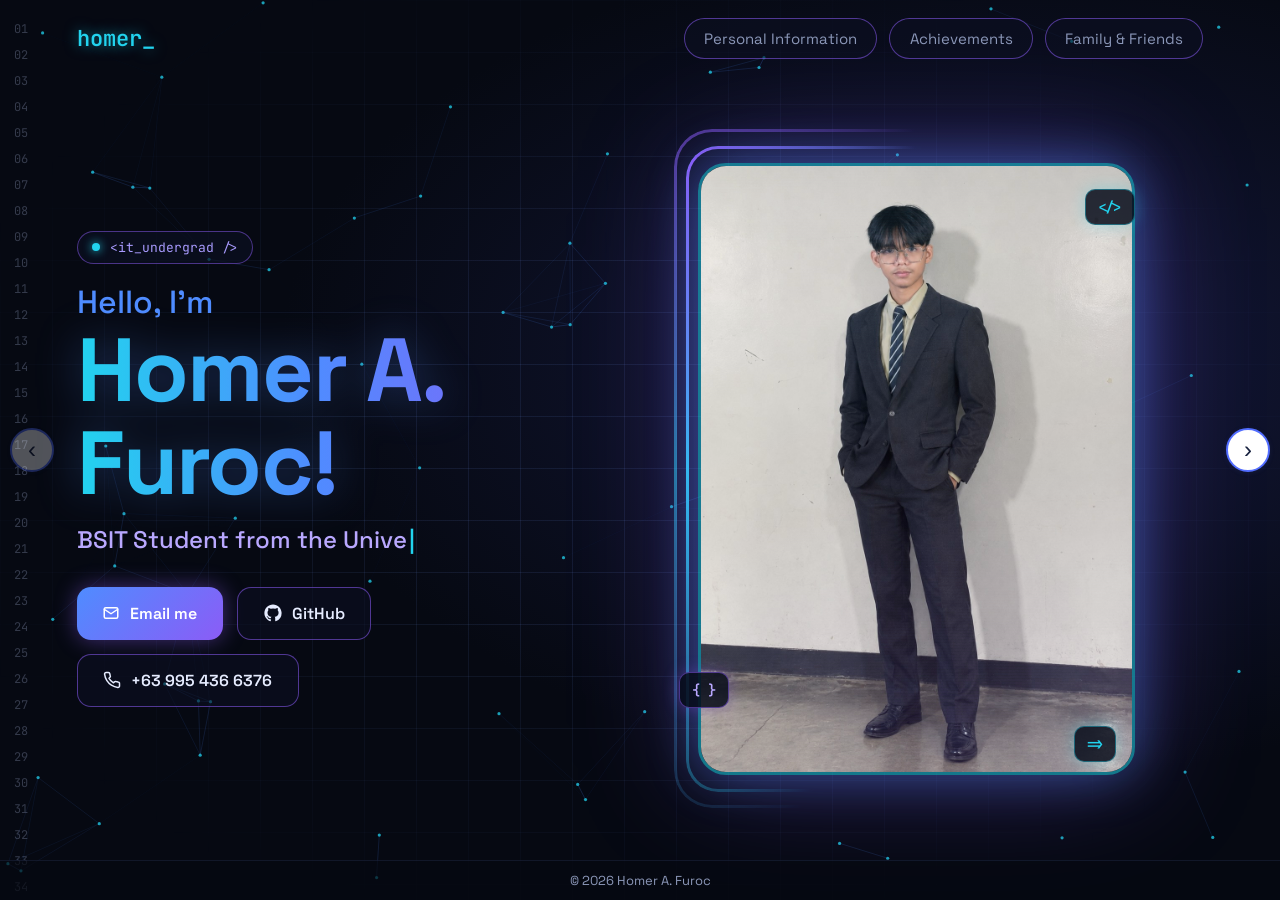
<file: index.html>
<!DOCTYPE html>
<html lang="en">
<head>
  <meta charset="UTF-8">
  <meta name="viewport" content="width=device-width, initial-scale=1">
  <title>Homer A. Furoc | Portfolio</title>
  <meta name="description" content="Portfolio of Homer A. Furoc, BSIT student at the University of the Cordilleras.">
  <link rel="preconnect" href="https://fonts.googleapis.com">
  <link rel="preconnect" href="https://fonts.gstatic.com" crossorigin>
  <link href="https://fonts.googleapis.com/css2?family=JetBrains+Mono:wght@400;600&family=Space+Grotesk:wght@400;500;700&display=swap" rel="stylesheet">
  <link rel="stylesheet" href="css/style.css">
</head>
<body>
  <canvas id="net" aria-hidden="true"></canvas>
  <div class="grid-bg" aria-hidden="true"></div>
  <div class="scanline" aria-hidden="true"></div>
  <div class="gutter" id="gutter" aria-hidden="true"></div>

  <header class="topbar">
    <a class="logo" href="index.html" aria-label="Homer Furoc home">homer<span class="cursor">_</span></a>
    <nav aria-label="Main">
      <a class="pill" href="personal-info.html">Personal Information</a>
      <a class="pill" href="achievements.html">Achievements</a>
      <a class="pill" href="family-friends.html">Family &amp; Friends</a>
    </nav>
  </header>

  <main class="hero">
    <section class="hero-text">
      <p class="tag"><span class="dot"></span>&lt;it_undergrad /&gt;</p>
      <p class="hello">Hello, I’m</p>
      <h1 class="name" data-text="Homer A. Furoc!">Homer A. Furoc!</h1>
      <p class="role"><span id="typed"></span><span class="caret">|</span></p>
      <noscript><p class="role">BSIT Student from the University of the Cordilleras.</p></noscript>
      <div class="actions">
        <a class="btn primary" href="https://mail.google.com/mail/?view=cm&fs=1&to=homerfuroc1@gmail.com" target="_blank" rel="noopener">
          <svg viewBox="0 0 24 24" width="18" height="18" fill="none" stroke="currentColor" stroke-width="2" stroke-linecap="round" stroke-linejoin="round" aria-hidden="true"><rect x="3" y="5" width="18" height="14" rx="2"/><path d="m3 7 9 6 9-6"/></svg>
          Email me
        </a>
        <a class="btn ghost" href="https://github.com/HomerFuroc" target="_blank" rel="noopener">
          <svg viewBox="0 0 24 24" width="18" height="18" fill="currentColor" aria-hidden="true"><path d="M12 .5C5.65.5.5 5.65.5 12c0 5.08 3.29 9.39 7.86 10.91.58.11.79-.25.79-.56v-2c-3.2.7-3.88-1.54-3.88-1.54-.52-1.33-1.28-1.69-1.28-1.69-1.04-.71.08-.7.08-.7 1.16.08 1.77 1.19 1.77 1.19 1.03 1.76 2.7 1.25 3.36.96.1-.75.4-1.25.73-1.54-2.55-.29-5.24-1.28-5.24-5.69 0-1.26.45-2.28 1.19-3.09-.12-.29-.52-1.46.11-3.05 0 0 .97-.31 3.17 1.18a11 11 0 0 1 5.78 0c2.2-1.49 3.17-1.18 3.17-1.18.63 1.59.23 2.76.11 3.05.74.81 1.19 1.83 1.19 3.09 0 4.42-2.69 5.39-5.25 5.68.41.36.78 1.06.78 2.14v3.17c0 .31.21.68.8.56A11.5 11.5 0 0 0 23.5 12C23.5 5.65 18.35.5 12 .5z"/></svg>
          GitHub
        </a>
        <a class="btn ghost" href="tel:+639954366376" aria-label="Call +63 995 436 6376">
          <svg viewBox="0 0 24 24" width="18" height="18" fill="none" stroke="currentColor" stroke-width="2" stroke-linecap="round" stroke-linejoin="round" aria-hidden="true"><path d="M22 16.92v3a2 2 0 0 1-2.18 2 19.79 19.79 0 0 1-8.63-3.07 19.5 19.5 0 0 1-6-6A19.79 19.79 0 0 1 2.12 4.2 2 2 0 0 1 4.11 2h3a2 2 0 0 1 2 1.72c.12.9.33 1.78.62 2.63a2 2 0 0 1-.45 2.11L8 9.74a16 16 0 0 0 6 6l1.27-1.27a2 2 0 0 1 2.11-.45c.85.29 1.73.5 2.63.62A2 2 0 0 1 22 16.92z"/></svg>
          +63 995 436 6376
        </a>
      </div>
    </section>

    <section class="hero-photo" aria-label="Photo of Homer A. Furoc">
      <div class="ring"></div>
      <div class="ring ring-2"></div>
      <div class="photo">
        <img src="images/homer-hero.jpg" alt="Homer A. Furoc standing in a charcoal suit and striped tie with his hands in his pockets" width="1034" height="1448">
      </div>
      <span class="chip c1">&lt;/&gt;</span>
      <span class="chip c2">{ }</span>
      <span class="chip c3">=&gt;</span>
    </section>
  </main>


  <style id="page-arrow-navigation">
    .page-arrow-nav {
      position: fixed;
      top: 50%;
      left: 10px;
      right: 10px;
      width: auto;
      margin: 0;
      display: flex;
      align-items: center;
      justify-content: space-between;
      gap: 12px;
      z-index: 1000;
      pointer-events: none;
      transform: translateY(-50%);
    }
    .page-arrow-nav > * {
      pointer-events: auto;
    }
    .page-arrow-nav a,
    .page-arrow-nav .arrow-disabled {
      box-sizing: border-box;
      display: inline-flex;
      align-items: center;
      justify-content: center;
      width: 44px;
      height: 44px;
      min-width: 44px;
      min-height: 44px;
      padding: 0;
      border: 2px solid #526dff;
      border-radius: 50%;
      background: #ffffff;
      color: #17213f;
      text-decoration: none;
      font: 500 22px/1 Arial, sans-serif;
      box-shadow: 0 1px 5px rgba(55, 75, 160, .16);
      transition: background .2s ease, box-shadow .2s ease, transform .2s ease;
    }
    .page-arrow-nav a:hover {
      background: #f3f5ff;
      box-shadow: 0 2px 9px rgba(55, 75, 160, .24);
      transform: scale(1.05);
    }
    .page-arrow-nav .arrow-icon {
      font-size: 24px;
      line-height: 1;
    }
    .page-arrow-nav > a > span:not(.arrow-icon),
    .page-arrow-nav > .arrow-disabled > span:not(.arrow-icon) {
      display: none;
    }
    .page-arrow-nav .arrow-disabled {
      opacity: .3;
      cursor: not-allowed;
    }
    @media (max-width: 480px) {
      .page-arrow-nav {
        left: 8px;
        right: 8px;
      }
      .page-arrow-nav a,
      .page-arrow-nav .arrow-disabled {
        width: 40px;
        height: 40px;
        min-width: 40px;
        min-height: 40px;
      }
    }
  </style>

  <nav class="page-arrow-nav" aria-label="Page navigation">
    <span class="arrow-disabled" aria-disabled="true"><span class="arrow-icon" aria-hidden="true">‹</span><span>Back</span></span>
    <a href="personal-info.html" aria-label="Go to next page" rel="next"><span>Next</span><span class="arrow-icon" aria-hidden="true">›</span></a>
  </nav>

  <footer class="foot">© 2026 Homer A. Furoc</footer>

  <script src="js/main.js"></script>
</body>
</html>
</file>
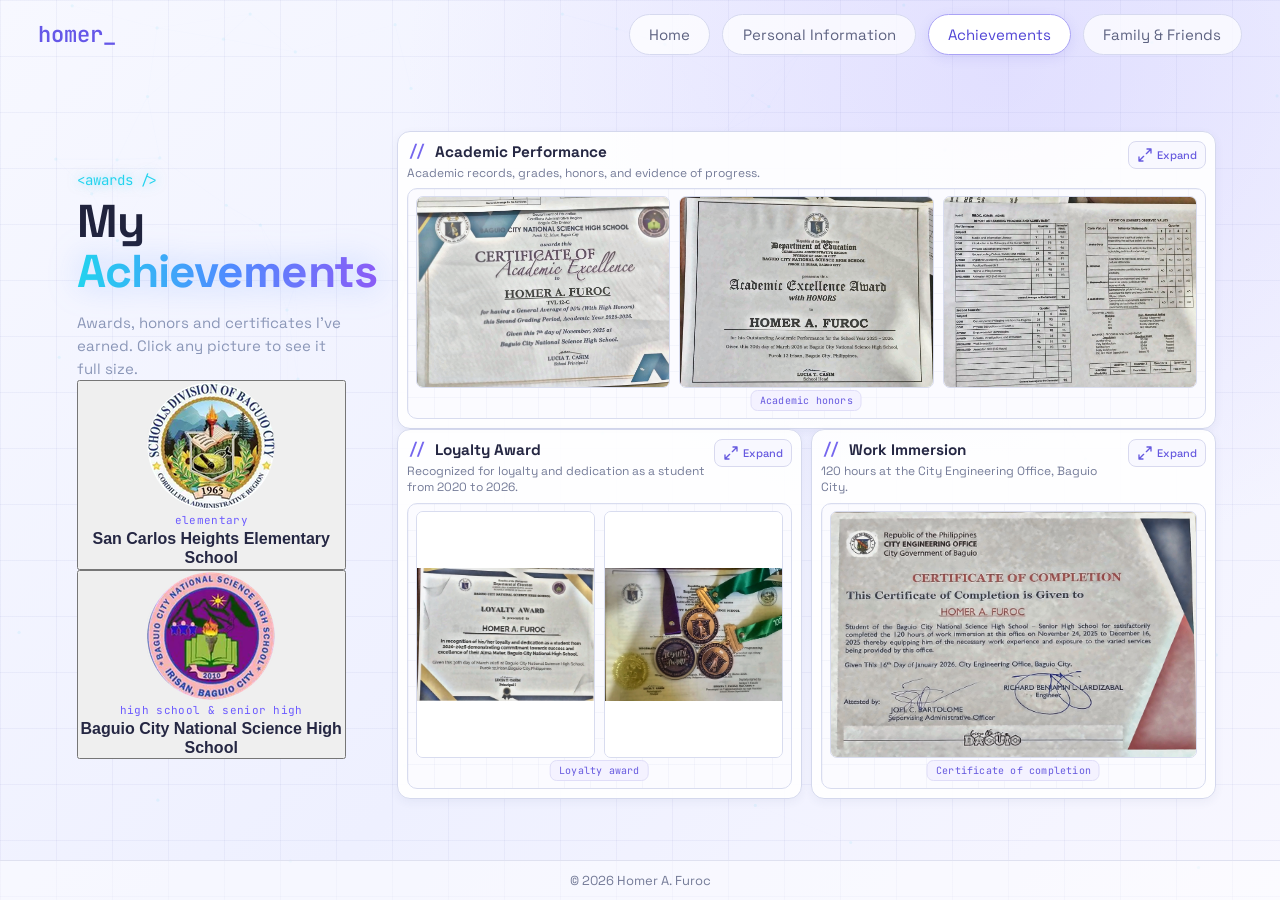
<file: achievements (3).html>
<!DOCTYPE html>
<html lang="en">
<head>
  <meta charset="UTF-8">
  <meta name="viewport" content="width=device-width, initial-scale=1">
  <title>Achievements | Homer A. Furoc</title>
  <link rel="preconnect" href="https://fonts.googleapis.com">
  <link rel="preconnect" href="https://fonts.gstatic.com" crossorigin>
  <link href="https://fonts.googleapis.com/css2?family=JetBrains+Mono:wght@400;600&family=Space+Grotesk:wght@400;500;700&display=swap" rel="stylesheet">
  <link rel="stylesheet" href="css/style.css">
  <link rel="stylesheet" href="css/pages.css">
  <link rel="stylesheet" href="css/achievements.css">
</head>
<body>
  <canvas id="net" aria-hidden="true"></canvas>
  <div class="grid-bg" aria-hidden="true"></div>
  <div class="scanline" aria-hidden="true"></div>
  <div class="gutter" id="gutter" aria-hidden="true"></div>

  <header class="topbar">
    <a class="logo" href="index.html" aria-label="Homer Furoc home">homer<span class="cursor">_</span></a>
    <nav aria-label="Main">
      <a class="pill" href="index.html">Home</a>
      <a class="pill" href="personal-info.html">Personal Information</a>
      <a class="pill active" href="achievements.html" aria-current="page">Achievements</a>
      <a class="pill" href="family-friends.html">Family &amp; Friends</a>
    </nav>
  </header>

  <main class="page">
    <aside class="page-head">
      <p class="code-tag">&lt;awards /&gt;</p>
      <h1>My <span class="grad">Achievements</span></h1>
      <p class="sub">Awards, honors and certificates I’ve earned. Click any picture to see it full size.</p>
      <div class="schools" role="tablist" aria-label="Choose a school" aria-orientation="vertical">
        <button class="school" type="button" role="tab" id="tab-elementary" aria-selected="false" aria-controls="panel-elementary" tabindex="-1">
          <img src="images/logos/logo-elementary.png" alt="" width="128" height="128">
          <span class="school-txt"><small>elementary</small><b>San Carlos Heights Elementary School</b></span>
        </button>
        <button class="school" type="button" role="tab" id="tab-highschool" aria-selected="true" aria-controls="panel-highschool">
          <img src="images/logos/logo-bcnshs.png" alt="" width="128" height="128">
          <span class="school-txt"><small>high school &amp; senior high</small><b>Baguio City National Science High School</b></span>
        </button>
      </div>
    </aside>

    <div class="page-body">

      <div class="panel" id="panel-highschool" role="tabpanel" aria-labelledby="tab-highschool">
        <section class="acard wide" data-gallery>
          <div class="acard-head">
            <div>
              <h2 class="h"><i>//</i> Academic Performance</h2>
              <p class="desc">Academic records, grades, honors, and evidence of progress.</p>
            </div>
            <button class="expand" type="button" data-open="0"><svg viewBox="0 0 24 24" width="16" height="16" fill="none" stroke="currentColor" stroke-width="2" stroke-linecap="round" stroke-linejoin="round" aria-hidden="true"><path d="M15 3h6v6M9 21H3v-6M21 3l-7 7M3 21l7-7"/></svg>Expand</button>
          </div>
          <div class="frame cols-3">
            <button class="shot" type="button" data-full="images/achievements/academic-excellence-cert.jpg" data-cap="Certificate of Academic Excellence: General Average of 95% (With High Honors), Second Grading Period, 2025–2026. Given November 7, 2025.">
              <img src="images/achievements/academic-excellence-cert.jpg" alt="Certificate of Academic Excellence, 95% with High Honors" loading="lazy">
            </button>
            <button class="shot" type="button" data-full="images/achievements/academic-excellence-honors.jpg" data-cap="Academic Excellence Award with Honors: outstanding academic performance, School Year 2025–2026. Given March 30, 2026.">
              <img src="images/achievements/academic-excellence-honors.jpg" alt="Academic Excellence Award with Honors" loading="lazy">
            </button>
            <button class="shot" type="button" data-full="images/achievements/grades.jpg" data-cap="Grades, Grade 12: general average of 94 (first semester) and 95 (second semester).">
              <img src="images/achievements/grades.jpg" alt="Grade 12 report on learning progress and achievement" loading="lazy">
            </button>
            <span class="cap-chip">Academic honors</span>
          </div>
        </section>

        <div class="acards">
          <section class="acard" data-gallery>
            <div class="acard-head">
              <div>
                <h2 class="h"><i>//</i> Loyalty Award</h2>
                <p class="desc">Recognized for loyalty and dedication as a student from 2020 to 2026.</p>
              </div>
              <button class="expand" type="button" data-open="0"><svg viewBox="0 0 24 24" width="16" height="16" fill="none" stroke="currentColor" stroke-width="2" stroke-linecap="round" stroke-linejoin="round" aria-hidden="true"><path d="M15 3h6v6M9 21H3v-6M21 3l-7 7M3 21l7-7"/></svg>Expand</button>
            </div>
            <div class="frame cols-2">
              <button class="shot" type="button" data-full="images/achievements/loyalty-award.jpg" data-cap="Loyalty Award from Baguio City National Science High School, for loyalty and dedication as a student from 2020 to 2026. Given March 30, 2026.">
                <img src="images/achievements/loyalty-award.jpg" alt="Loyalty Award certificate" loading="lazy">
              </button>
              <button class="shot" type="button" data-full="images/achievements/medals.jpg" data-cap="My medals, including the Loyalty Award medal.">
                <img src="images/achievements/medals.jpg" alt="Medals including the Loyalty Award medal" loading="lazy">
              </button>
              <span class="cap-chip">Loyalty award</span>
            </div>
          </section>

          <section class="acard" data-gallery>
            <div class="acard-head">
              <div>
                <h2 class="h"><i>//</i> Work Immersion</h2>
                <p class="desc">120 hours at the City Engineering Office, Baguio City.</p>
              </div>
              <button class="expand" type="button" data-open="0"><svg viewBox="0 0 24 24" width="16" height="16" fill="none" stroke="currentColor" stroke-width="2" stroke-linecap="round" stroke-linejoin="round" aria-hidden="true"><path d="M15 3h6v6M9 21H3v-6M21 3l-7 7M3 21l7-7"/></svg>Expand</button>
            </div>
            <div class="frame cols-1">
              <button class="shot" type="button" data-full="images/achievements/certificate-completion.jpg" data-cap="Certificate of Completion: 120 hours of work immersion at the City Engineering Office, Baguio City, November 24 to December 16, 2025. Given January 16, 2026.">
                <img src="images/achievements/certificate-completion.jpg" alt="Certificate of Completion for work immersion" loading="lazy">
              </button>
              <span class="cap-chip">Certificate of completion</span>
            </div>
          </section>
        </div>
      </div>

      <div class="panel single" id="panel-elementary" role="tabpanel" aria-labelledby="tab-elementary" hidden>
        <section class="acard" data-gallery>
          <div class="acard-head">
            <div>
              <h2 class="h"><i>//</i> Elementary Awards</h2>
              <p class="desc">Kindergarten recognition and Daily Vacation Bible School awards.</p>
            </div>
            <button class="expand" type="button" data-open="0"><svg viewBox="0 0 24 24" width="16" height="16" fill="none" stroke="currentColor" stroke-width="2" stroke-linecap="round" stroke-linejoin="round" aria-hidden="true"><path d="M15 3h6v6M9 21H3v-6M21 3l-7 7M3 21l7-7"/></svg>Expand</button>
          </div>
          <div class="frame cols-1">
            <button class="shot" type="button" data-full="images/achievements/elementary-awards.jpg" data-cap="Kindergarten awards: a Best in Math medal from the Recognition Program, School Year 2013–2014, and Daily Vacation Bible School (DVBS 2013, SeaQuest) awards for Most Behave, Most Attentive and Outstanding Student, given April 27, 2013.">
              <img src="images/achievements/elementary-awards.jpg" alt="Kindergarten Best in Math medal and DVBS 2013 SeaQuest awards for Most Behave, Most Attentive and Outstanding Student" loading="lazy">
            </button>
            <span class="cap-chip">Elementary awards</span>
          </div>
        </section>
      </div>

    </div>
  </main>

  <footer class="foot">© 2026 Homer A. Furoc</footer>
  <script src="js/main.js"></script>
  <script src="js/gallery.js"></script>
  <script src="js/schools.js"></script>
</body>
</html>
</file>
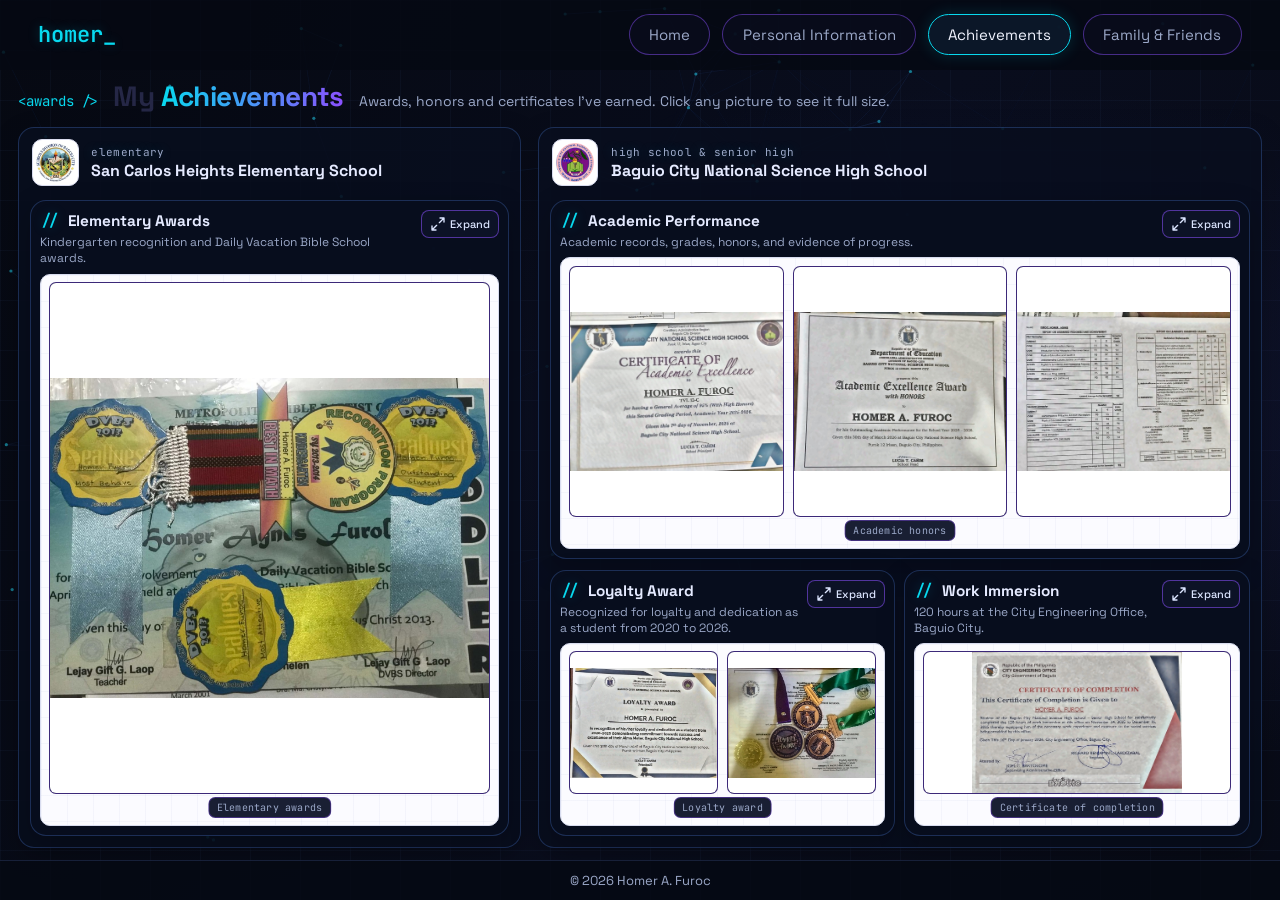
<file: achievements-side-by-side-neon-theme.html>
<!DOCTYPE html>
<html lang="en">
<head>
  <meta charset="UTF-8">
  <meta name="viewport" content="width=device-width, initial-scale=1">
  <title>Achievements | Homer A. Furoc</title>
  <link rel="preconnect" href="https://fonts.googleapis.com">
  <link rel="preconnect" href="https://fonts.gstatic.com" crossorigin>
  <link href="https://fonts.googleapis.com/css2?family=JetBrains+Mono:wght@400;600&family=Space+Grotesk:wght@400;500;700&display=swap" rel="stylesheet">
  <link rel="stylesheet" href="css/style.css">
  <link rel="stylesheet" href="css/pages.css">
  <link rel="stylesheet" href="css/achievements.css">

<style id="reference-neon-theme">
  :root {
    color-scheme: dark;
    --bg: #070a14;
    --bg-dark: #050811;
    --panel: #0b1022;
    --panel-2: #10162b;
    --cyan: #08d9ef;
    --purple: #8b50ff;
    --text: #e5eaff;
    --muted: #9ba8c8;
    --border: rgba(83, 112, 190, .34);
    --glow-cyan: rgba(8, 217, 239, .22);
    --glow-purple: rgba(139, 80, 255, .18);
  }

  html, body {
    background: #070a14 !important;
    color: #e5eaff !important;
  }

  body {
    background:
      radial-gradient(ellipse at 78% 48%, rgba(35, 42, 105, .28), transparent 52%),
      linear-gradient(115deg, #060912 0%, #090d1d 58%, #080b17 100%) !important;
  }

  #net, .grid-bg, .scanline, .gutter {
    opacity: .72;
  }

  .grid-bg {
    background-image:
      linear-gradient(rgba(70, 99, 160, .10) 1px, transparent 1px),
      linear-gradient(90deg, rgba(70, 99, 160, .10) 1px, transparent 1px) !important;
    background-size: 50px 50px !important;
  }

  .topbar {
    background: rgba(6, 9, 19, .82) !important;
    border-color: rgba(78, 103, 170, .25) !important;
  }

  .logo, .logo span, .code-tag, .h i, .school-heading small {
    color: #08d9ef !important;
    text-shadow: 0 0 12px rgba(8, 217, 239, .25);
  }

  nav a, .pill {
    color: #9ba8c8 !important;
    border: 1px solid rgba(139, 80, 255, .48) !important;
    background: rgba(10, 14, 30, .7) !important;
  }

  nav a:hover, .pill:hover, nav a.active, .pill.active {
    color: #f1f4ff !important;
    border-color: #08d9ef !important;
    background: rgba(12, 24, 43, .92) !important;
    box-shadow: 0 0 16px rgba(8, 217, 239, .16) !important;
  }

  h1, h2, h3, .school-txt b, .acard, .panel {
    color: #e5eaff;
  }

  h1 .grad, .grad {
    background: linear-gradient(90deg, #08d9ef, #8b50ff) !important;
    -webkit-background-clip: text !important;
    background-clip: text !important;
    color: transparent !important;
  }

  .sub, .desc, .school-txt small, .cap-chip, .foot {
    color: #9ba8c8 !important;
  }

  .panel, .school-panel, .acard {
    background: rgba(9, 14, 30, .88) !important;
    border: 1px solid rgba(64, 104, 178, .38) !important;
    box-shadow: 0 10px 28px rgba(0, 0, 0, .22) !important;
  }

  .school-heading, .acard-head {
    border-color: rgba(82, 105, 169, .28) !important;
  }

  .acard, .panel, .school-panel {
    border-radius: 16px !important;
  }

  .h, .acard h2 {
    color: #e5eaff !important;
  }

  .shot {
    background: #0c1227 !important;
    border: 1px solid rgba(139, 80, 255, .38) !important;
  }

  .shot:hover, .expand:hover {
    border-color: #08d9ef !important;
    box-shadow: 0 0 18px rgba(8, 217, 239, .15) !important;
  }

  .expand, button.expand {
    color: #dce5ff !important;
    background: rgba(13, 19, 39, .95) !important;
    border: 1px solid rgba(139, 80, 255, .55) !important;
  }

  .cap-chip {
    background: rgba(16, 22, 43, .96) !important;
    border: 1px solid rgba(139, 80, 255, .38) !important;
  }

  .foot {
    background: rgba(6, 9, 19, .8) !important;
    border-color: rgba(78, 103, 170, .25) !important;
  }

  a:focus-visible, button:focus-visible {
    outline: 2px solid #08d9ef !important;
    outline-offset: 3px;
  }
</style>

</head>
<body>
  <canvas id="net" aria-hidden="true"></canvas>
  <div class="grid-bg" aria-hidden="true"></div>
  <div class="scanline" aria-hidden="true"></div>
  <div class="gutter" id="gutter" aria-hidden="true"></div>

  <header class="topbar">
    <a class="logo" href="index.html" aria-label="Homer Furoc home">homer<span class="cursor">_</span></a>
    <nav aria-label="Main">
      <a class="pill" href="index.html">Home</a>
      <a class="pill" href="personal-info.html">Personal Information</a>
      <a class="pill active" href="achievements.html" aria-current="page">Achievements</a>
      <a class="pill" href="family-friends.html">Family &amp; Friends</a>
    </nav>
  </header>

  <main class="page achievements-page">
    <section class="page-head">
      <p class="code-tag">&lt;awards /&gt;</p>
      <h1>My <span class="grad">Achievements</span></h1>
      <p class="sub">Awards, honors and certificates I’ve earned. Click any picture to see it full size.</p>
    </section>

    <div class="page-body achievements-columns">
      <section class="panel school-panel" aria-labelledby="elementary-title">
        <header class="school-heading">
          <img src="images/logos/logo-elementary.png" alt="" width="128" height="128">
          <span class="school-txt">
            <small>elementary</small>
            <b id="elementary-title">San Carlos Heights Elementary School</b>
          </span>
        </header>

        <section class="acard" data-gallery>
          <div class="acard-head">
            <div>
              <h2 class="h"><i>//</i> Elementary Awards</h2>
              <p class="desc">Kindergarten recognition and Daily Vacation Bible School awards.</p>
            </div>
            <button class="expand" type="button" data-open="0">
              <svg viewBox="0 0 24 24" width="16" height="16" fill="none" stroke="currentColor" stroke-width="2" stroke-linecap="round" stroke-linejoin="round" aria-hidden="true"><path d="M15 3h6v6M9 21H3v-6M21 3l-7 7M3 21l7-7"/></svg>
              Expand
            </button>
          </div>
          <div class="frame cols-1">
            <button class="shot" type="button" data-full="images/achievements/elementary-awards.jpg" data-cap="Kindergarten awards: a Best in Math medal from the Recognition Program, School Year 2013–2014, and Daily Vacation Bible School (DVBS 2013, SeaQuest) awards for Most Behave, Most Attentive and Outstanding Student, given April 27, 2013.">
              <img src="images/achievements/elementary-awards.jpg" alt="Kindergarten Best in Math medal and DVBS 2013 SeaQuest awards for Most Behave, Most Attentive and Outstanding Student" loading="lazy">
            </button>
            <span class="cap-chip">Elementary awards</span>
          </div>
        </section>
      </section>

      <section class="panel school-panel" aria-labelledby="highschool-title">
        <header class="school-heading">
          <img src="images/logos/logo-bcnshs.png" alt="" width="128" height="128">
          <span class="school-txt">
            <small>high school &amp; senior high</small>
            <b id="highschool-title">Baguio City National Science High School</b>
          </span>
        </header>

        <section class="acard wide" data-gallery>
          <div class="acard-head">
            <div>
              <h2 class="h"><i>//</i> Academic Performance</h2>
              <p class="desc">Academic records, grades, honors, and evidence of progress.</p>
            </div>
            <button class="expand" type="button" data-open="0">
              <svg viewBox="0 0 24 24" width="16" height="16" fill="none" stroke="currentColor" stroke-width="2" stroke-linecap="round" stroke-linejoin="round" aria-hidden="true"><path d="M15 3h6v6M9 21H3v-6M21 3l-7 7M3 21l7-7"/></svg>
              Expand
            </button>
          </div>
          <div class="frame cols-3">
            <button class="shot" type="button" data-full="images/achievements/academic-excellence-cert.jpg" data-cap="Certificate of Academic Excellence: General Average of 95% (With High Honors), Second Grading Period, 2025–2026. Given November 7, 2025.">
              <img src="images/achievements/academic-excellence-cert.jpg" alt="Certificate of Academic Excellence, 95% with High Honors" loading="lazy">
            </button>
            <button class="shot" type="button" data-full="images/achievements/academic-excellence-honors.jpg" data-cap="Academic Excellence Award with Honors: outstanding academic performance, School Year 2025–2026. Given March 30, 2026.">
              <img src="images/achievements/academic-excellence-honors.jpg" alt="Academic Excellence Award with Honors" loading="lazy">
            </button>
            <button class="shot" type="button" data-full="images/achievements/grades.jpg" data-cap="Grades, Grade 12: general average of 94 (first semester) and 95 (second semester).">
              <img src="images/achievements/grades.jpg" alt="Grade 12 report on learning progress and achievement" loading="lazy">
            </button>
            <span class="cap-chip">Academic honors</span>
          </div>
        </section>

        <div class="acards">
          <section class="acard" data-gallery>
            <div class="acard-head">
              <div>
                <h2 class="h"><i>//</i> Loyalty Award</h2>
                <p class="desc">Recognized for loyalty and dedication as a student from 2020 to 2026.</p>
              </div>
              <button class="expand" type="button" data-open="0">
                <svg viewBox="0 0 24 24" width="16" height="16" fill="none" stroke="currentColor" stroke-width="2" stroke-linecap="round" stroke-linejoin="round" aria-hidden="true"><path d="M15 3h6v6M9 21H3v-6M21 3l-7 7M3 21l7-7"/></svg>
                Expand
              </button>
            </div>
            <div class="frame cols-2">
              <button class="shot" type="button" data-full="images/achievements/loyalty-award.jpg" data-cap="Loyalty Award from Baguio City National Science High School, for loyalty and dedication as a student from 2020 to 2026. Given March 30, 2026.">
                <img src="images/achievements/loyalty-award.jpg" alt="Loyalty Award certificate" loading="lazy">
              </button>
              <button class="shot" type="button" data-full="images/achievements/medals.jpg" data-cap="My medals, including the Loyalty Award medal.">
                <img src="images/achievements/medals.jpg" alt="Medals including the Loyalty Award medal" loading="lazy">
              </button>
              <span class="cap-chip">Loyalty award</span>
            </div>
          </section>

          <section class="acard" data-gallery>
            <div class="acard-head">
              <div>
                <h2 class="h"><i>//</i> Work Immersion</h2>
                <p class="desc">120 hours at the City Engineering Office, Baguio City.</p>
              </div>
              <button class="expand" type="button" data-open="0">
                <svg viewBox="0 0 24 24" width="16" height="16" fill="none" stroke="currentColor" stroke-width="2" stroke-linecap="round" stroke-linejoin="round" aria-hidden="true"><path d="M15 3h6v6M9 21H3v-6M21 3l-7 7M3 21l7-7"/></svg>
                Expand
              </button>
            </div>
            <div class="frame cols-1">
              <button class="shot" type="button" data-full="images/achievements/certificate-completion.jpg" data-cap="Certificate of Completion: 120 hours of work immersion at the City Engineering Office, Baguio City, November 24 to December 16, 2025. Given January 16, 2026.">
                <img src="images/achievements/certificate-completion.jpg" alt="Certificate of Completion for work immersion" loading="lazy">
              </button>
              <span class="cap-chip">Certificate of completion</span>
            </div>
          </section>
        </div>
      </section>
    </div>
  </main>

  <footer class="foot">© 2026 Homer A. Furoc</footer>
  <script src="js/main.js"></script>
  <script src="js/gallery.js"></script>
</body>
</html>
</file>
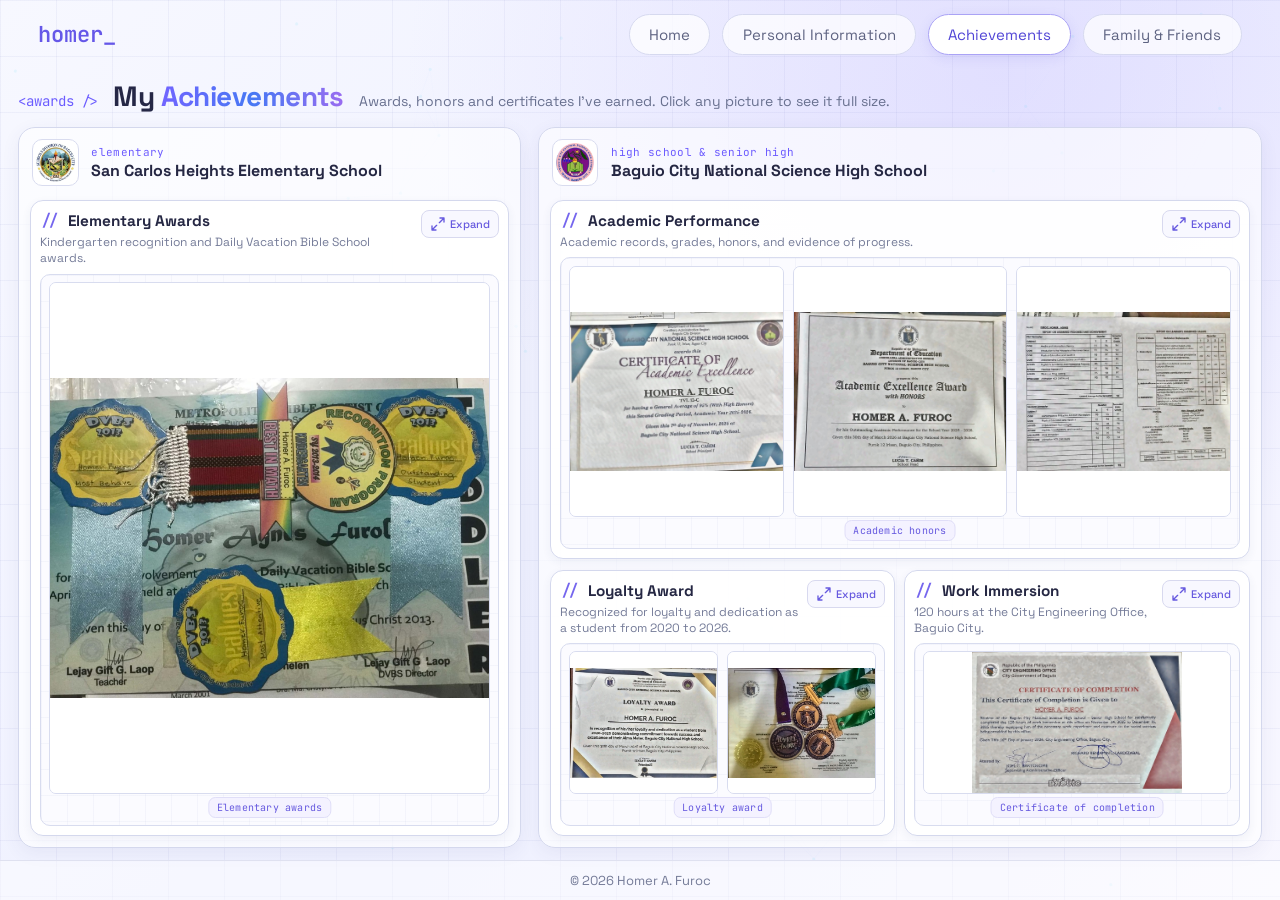
<file: achievements-side-by-side.html>
<!DOCTYPE html>
<html lang="en">
<head>
  <meta charset="UTF-8">
  <meta name="viewport" content="width=device-width, initial-scale=1">
  <title>Achievements | Homer A. Furoc</title>
  <link rel="preconnect" href="https://fonts.googleapis.com">
  <link rel="preconnect" href="https://fonts.gstatic.com" crossorigin>
  <link href="https://fonts.googleapis.com/css2?family=JetBrains+Mono:wght@400;600&family=Space+Grotesk:wght@400;500;700&display=swap" rel="stylesheet">
  <link rel="stylesheet" href="css/style.css">
  <link rel="stylesheet" href="css/pages.css">
  <link rel="stylesheet" href="css/achievements.css">
</head>
<body>
  <canvas id="net" aria-hidden="true"></canvas>
  <div class="grid-bg" aria-hidden="true"></div>
  <div class="scanline" aria-hidden="true"></div>
  <div class="gutter" id="gutter" aria-hidden="true"></div>

  <header class="topbar">
    <a class="logo" href="index.html" aria-label="Homer Furoc home">homer<span class="cursor">_</span></a>
    <nav aria-label="Main">
      <a class="pill" href="index.html">Home</a>
      <a class="pill" href="personal-info.html">Personal Information</a>
      <a class="pill active" href="achievements.html" aria-current="page">Achievements</a>
      <a class="pill" href="family-friends.html">Family &amp; Friends</a>
    </nav>
  </header>

  <main class="page achievements-page">
    <section class="page-head">
      <p class="code-tag">&lt;awards /&gt;</p>
      <h1>My <span class="grad">Achievements</span></h1>
      <p class="sub">Awards, honors and certificates I’ve earned. Click any picture to see it full size.</p>
    </section>

    <div class="page-body achievements-columns">
      <section class="panel school-panel" aria-labelledby="elementary-title">
        <header class="school-heading">
          <img src="images/logos/logo-elementary.png" alt="" width="128" height="128">
          <span class="school-txt">
            <small>elementary</small>
            <b id="elementary-title">San Carlos Heights Elementary School</b>
          </span>
        </header>

        <section class="acard" data-gallery>
          <div class="acard-head">
            <div>
              <h2 class="h"><i>//</i> Elementary Awards</h2>
              <p class="desc">Kindergarten recognition and Daily Vacation Bible School awards.</p>
            </div>
            <button class="expand" type="button" data-open="0">
              <svg viewBox="0 0 24 24" width="16" height="16" fill="none" stroke="currentColor" stroke-width="2" stroke-linecap="round" stroke-linejoin="round" aria-hidden="true"><path d="M15 3h6v6M9 21H3v-6M21 3l-7 7M3 21l7-7"/></svg>
              Expand
            </button>
          </div>
          <div class="frame cols-1">
            <button class="shot" type="button" data-full="images/achievements/elementary-awards.jpg" data-cap="Kindergarten awards: a Best in Math medal from the Recognition Program, School Year 2013–2014, and Daily Vacation Bible School (DVBS 2013, SeaQuest) awards for Most Behave, Most Attentive and Outstanding Student, given April 27, 2013.">
              <img src="images/achievements/elementary-awards.jpg" alt="Kindergarten Best in Math medal and DVBS 2013 SeaQuest awards for Most Behave, Most Attentive and Outstanding Student" loading="lazy">
            </button>
            <span class="cap-chip">Elementary awards</span>
          </div>
        </section>
      </section>

      <section class="panel school-panel" aria-labelledby="highschool-title">
        <header class="school-heading">
          <img src="images/logos/logo-bcnshs.png" alt="" width="128" height="128">
          <span class="school-txt">
            <small>high school &amp; senior high</small>
            <b id="highschool-title">Baguio City National Science High School</b>
          </span>
        </header>

        <section class="acard wide" data-gallery>
          <div class="acard-head">
            <div>
              <h2 class="h"><i>//</i> Academic Performance</h2>
              <p class="desc">Academic records, grades, honors, and evidence of progress.</p>
            </div>
            <button class="expand" type="button" data-open="0">
              <svg viewBox="0 0 24 24" width="16" height="16" fill="none" stroke="currentColor" stroke-width="2" stroke-linecap="round" stroke-linejoin="round" aria-hidden="true"><path d="M15 3h6v6M9 21H3v-6M21 3l-7 7M3 21l7-7"/></svg>
              Expand
            </button>
          </div>
          <div class="frame cols-3">
            <button class="shot" type="button" data-full="images/achievements/academic-excellence-cert.jpg" data-cap="Certificate of Academic Excellence: General Average of 95% (With High Honors), Second Grading Period, 2025–2026. Given November 7, 2025.">
              <img src="images/achievements/academic-excellence-cert.jpg" alt="Certificate of Academic Excellence, 95% with High Honors" loading="lazy">
            </button>
            <button class="shot" type="button" data-full="images/achievements/academic-excellence-honors.jpg" data-cap="Academic Excellence Award with Honors: outstanding academic performance, School Year 2025–2026. Given March 30, 2026.">
              <img src="images/achievements/academic-excellence-honors.jpg" alt="Academic Excellence Award with Honors" loading="lazy">
            </button>
            <button class="shot" type="button" data-full="images/achievements/grades.jpg" data-cap="Grades, Grade 12: general average of 94 (first semester) and 95 (second semester).">
              <img src="images/achievements/grades.jpg" alt="Grade 12 report on learning progress and achievement" loading="lazy">
            </button>
            <span class="cap-chip">Academic honors</span>
          </div>
        </section>

        <div class="acards">
          <section class="acard" data-gallery>
            <div class="acard-head">
              <div>
                <h2 class="h"><i>//</i> Loyalty Award</h2>
                <p class="desc">Recognized for loyalty and dedication as a student from 2020 to 2026.</p>
              </div>
              <button class="expand" type="button" data-open="0">
                <svg viewBox="0 0 24 24" width="16" height="16" fill="none" stroke="currentColor" stroke-width="2" stroke-linecap="round" stroke-linejoin="round" aria-hidden="true"><path d="M15 3h6v6M9 21H3v-6M21 3l-7 7M3 21l7-7"/></svg>
                Expand
              </button>
            </div>
            <div class="frame cols-2">
              <button class="shot" type="button" data-full="images/achievements/loyalty-award.jpg" data-cap="Loyalty Award from Baguio City National Science High School, for loyalty and dedication as a student from 2020 to 2026. Given March 30, 2026.">
                <img src="images/achievements/loyalty-award.jpg" alt="Loyalty Award certificate" loading="lazy">
              </button>
              <button class="shot" type="button" data-full="images/achievements/medals.jpg" data-cap="My medals, including the Loyalty Award medal.">
                <img src="images/achievements/medals.jpg" alt="Medals including the Loyalty Award medal" loading="lazy">
              </button>
              <span class="cap-chip">Loyalty award</span>
            </div>
          </section>

          <section class="acard" data-gallery>
            <div class="acard-head">
              <div>
                <h2 class="h"><i>//</i> Work Immersion</h2>
                <p class="desc">120 hours at the City Engineering Office, Baguio City.</p>
              </div>
              <button class="expand" type="button" data-open="0">
                <svg viewBox="0 0 24 24" width="16" height="16" fill="none" stroke="currentColor" stroke-width="2" stroke-linecap="round" stroke-linejoin="round" aria-hidden="true"><path d="M15 3h6v6M9 21H3v-6M21 3l-7 7M3 21l7-7"/></svg>
                Expand
              </button>
            </div>
            <div class="frame cols-1">
              <button class="shot" type="button" data-full="images/achievements/certificate-completion.jpg" data-cap="Certificate of Completion: 120 hours of work immersion at the City Engineering Office, Baguio City, November 24 to December 16, 2025. Given January 16, 2026.">
                <img src="images/achievements/certificate-completion.jpg" alt="Certificate of Completion for work immersion" loading="lazy">
              </button>
              <span class="cap-chip">Certificate of completion</span>
            </div>
          </section>
        </div>
      </section>
    </div>
  </main>

  <footer class="foot">© 2026 Homer A. Furoc</footer>
  <script src="js/main.js"></script>
  <script src="js/gallery.js"></script>
</body>
</html>
</file>
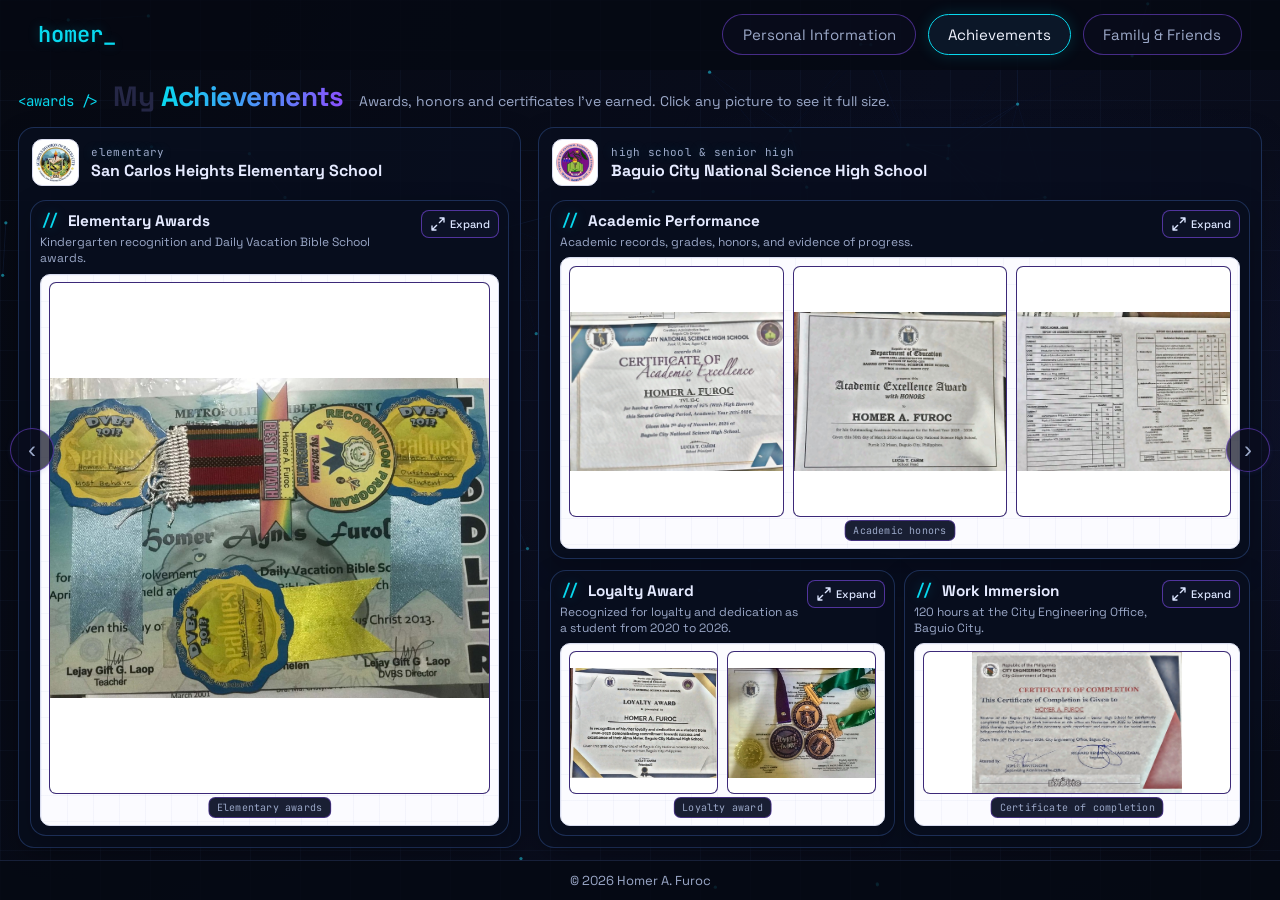
<file: achievements.html>
<!DOCTYPE html>
<html lang="en">
<head>
  <meta charset="UTF-8">
  <meta name="viewport" content="width=device-width, initial-scale=1">
  <title>Achievements | Homer A. Furoc</title>
  <link rel="preconnect" href="https://fonts.googleapis.com">
  <link rel="preconnect" href="https://fonts.gstatic.com" crossorigin>
  <link href="https://fonts.googleapis.com/css2?family=JetBrains+Mono:wght@400;600&family=Space+Grotesk:wght@400;500;700&display=swap" rel="stylesheet">
  <link rel="stylesheet" href="css/style.css">
  <link rel="stylesheet" href="css/pages.css">
  <link rel="stylesheet" href="css/achievements.css">

<style id="reference-neon-theme">
  :root {
    color-scheme: dark;
    --bg: #070a14;
    --bg-dark: #050811;
    --panel: #0b1022;
    --panel-2: #10162b;
    --cyan: #08d9ef;
    --purple: #8b50ff;
    --text: #e5eaff;
    --muted: #9ba8c8;
    --border: rgba(83, 112, 190, .34);
    --glow-cyan: rgba(8, 217, 239, .22);
    --glow-purple: rgba(139, 80, 255, .18);
  }

  html, body {
    background: #070a14 !important;
    color: #e5eaff !important;
  }

  body {
    background:
      radial-gradient(ellipse at 78% 48%, rgba(35, 42, 105, .28), transparent 52%),
      linear-gradient(115deg, #060912 0%, #090d1d 58%, #080b17 100%) !important;
  }

  #net, .grid-bg, .scanline, .gutter {
    opacity: .72;
  }

  .grid-bg {
    background-image:
      linear-gradient(rgba(70, 99, 160, .10) 1px, transparent 1px),
      linear-gradient(90deg, rgba(70, 99, 160, .10) 1px, transparent 1px) !important;
    background-size: 50px 50px !important;
  }

  .topbar {
    background: rgba(6, 9, 19, .82) !important;
    border-color: rgba(78, 103, 170, .25) !important;
  }

  .logo, .logo span, .code-tag, .h i, .school-heading small {
    color: #08d9ef !important;
    text-shadow: 0 0 12px rgba(8, 217, 239, .25);
  }

  nav a, .pill {
    color: #9ba8c8 !important;
    border: 1px solid rgba(139, 80, 255, .48) !important;
    background: rgba(10, 14, 30, .7) !important;
  }

  nav a:hover, .pill:hover, nav a.active, .pill.active {
    color: #f1f4ff !important;
    border-color: #08d9ef !important;
    background: rgba(12, 24, 43, .92) !important;
    box-shadow: 0 0 16px rgba(8, 217, 239, .16) !important;
  }

  h1, h2, h3, .school-txt b, .acard, .panel {
    color: #e5eaff;
  }

  h1 .grad, .grad {
    background: linear-gradient(90deg, #08d9ef, #8b50ff) !important;
    -webkit-background-clip: text !important;
    background-clip: text !important;
    color: transparent !important;
  }

  .sub, .desc, .school-txt small, .cap-chip, .foot {
    color: #9ba8c8 !important;
  }

  .panel, .school-panel, .acard {
    background: rgba(9, 14, 30, .88) !important;
    border: 1px solid rgba(64, 104, 178, .38) !important;
    box-shadow: 0 10px 28px rgba(0, 0, 0, .22) !important;
  }

  .school-heading, .acard-head {
    border-color: rgba(82, 105, 169, .28) !important;
  }

  .acard, .panel, .school-panel {
    border-radius: 16px !important;
  }

  .h, .acard h2 {
    color: #e5eaff !important;
  }

  .shot {
    background: #0c1227 !important;
    border: 1px solid rgba(139, 80, 255, .38) !important;
  }

  .shot:hover, .expand:hover {
    border-color: #08d9ef !important;
    box-shadow: 0 0 18px rgba(8, 217, 239, .15) !important;
  }

  .expand, button.expand {
    color: #dce5ff !important;
    background: rgba(13, 19, 39, .95) !important;
    border: 1px solid rgba(139, 80, 255, .55) !important;
  }

  .cap-chip {
    background: rgba(16, 22, 43, .96) !important;
    border: 1px solid rgba(139, 80, 255, .38) !important;
  }

  .foot {
    background: rgba(6, 9, 19, .8) !important;
    border-color: rgba(78, 103, 170, .25) !important;
  }

  a:focus-visible, button:focus-visible {
    outline: 2px solid #08d9ef !important;
    outline-offset: 3px;
  }
</style>

</head>
<body>
  <canvas id="net" aria-hidden="true"></canvas>
  <div class="grid-bg" aria-hidden="true"></div>
  <div class="scanline" aria-hidden="true"></div>
  <div class="gutter" id="gutter" aria-hidden="true"></div>

  <header class="topbar">
    <a class="logo" href="index.html" aria-label="Homer Furoc home">homer<span class="cursor">_</span></a>
    <nav aria-label="Main">
      <a class="pill" href="personal-info.html">Personal Information</a>
      <a class="pill active" href="achievements.html" aria-current="page">Achievements</a>
      <a class="pill" href="family-friends.html">Family &amp; Friends</a>
    </nav>
  </header>

  <main class="page achievements-page">
    <section class="page-head">
      <p class="code-tag">&lt;awards /&gt;</p>
      <h1>My <span class="grad">Achievements</span></h1>
      <p class="sub">Awards, honors and certificates I’ve earned. Click any picture to see it full size.</p>
    </section>

    <div class="page-body achievements-columns">
      <section class="panel school-panel" aria-labelledby="elementary-title">
        <header class="school-heading">
          <img src="images/logos/logo-elementary.png" alt="" width="128" height="128">
          <span class="school-txt">
            <small>elementary</small>
            <b id="elementary-title">San Carlos Heights Elementary School</b>
          </span>
        </header>

        <section class="acard" data-gallery>
          <div class="acard-head">
            <div>
              <h2 class="h"><i>//</i> Elementary Awards</h2>
              <p class="desc">Kindergarten recognition and Daily Vacation Bible School awards.</p>
            </div>
            <button class="expand" type="button" data-open="0">
              <svg viewBox="0 0 24 24" width="16" height="16" fill="none" stroke="currentColor" stroke-width="2" stroke-linecap="round" stroke-linejoin="round" aria-hidden="true"><path d="M15 3h6v6M9 21H3v-6M21 3l-7 7M3 21l7-7"/></svg>
              Expand
            </button>
          </div>
          <div class="frame cols-1">
            <button class="shot" type="button" data-full="images/achievements/elementary-awards.jpg" data-cap="Kindergarten awards: a Best in Math medal from the Recognition Program, School Year 2013–2014, and Daily Vacation Bible School (DVBS 2013, SeaQuest) awards for Most Behave, Most Attentive and Outstanding Student, given April 27, 2013.">
              <img src="images/achievements/elementary-awards.jpg" alt="Kindergarten Best in Math medal and DVBS 2013 SeaQuest awards for Most Behave, Most Attentive and Outstanding Student" loading="lazy">
            </button>
            <span class="cap-chip">Elementary awards</span>
          </div>
        </section>
      </section>

      <section class="panel school-panel" aria-labelledby="highschool-title">
        <header class="school-heading">
          <img src="images/logos/logo-bcnshs.png" alt="" width="128" height="128">
          <span class="school-txt">
            <small>high school &amp; senior high</small>
            <b id="highschool-title">Baguio City National Science High School</b>
          </span>
        </header>

        <section class="acard wide" data-gallery>
          <div class="acard-head">
            <div>
              <h2 class="h"><i>//</i> Academic Performance</h2>
              <p class="desc">Academic records, grades, honors, and evidence of progress.</p>
            </div>
            <button class="expand" type="button" data-open="0">
              <svg viewBox="0 0 24 24" width="16" height="16" fill="none" stroke="currentColor" stroke-width="2" stroke-linecap="round" stroke-linejoin="round" aria-hidden="true"><path d="M15 3h6v6M9 21H3v-6M21 3l-7 7M3 21l7-7"/></svg>
              Expand
            </button>
          </div>
          <div class="frame cols-3">
            <button class="shot" type="button" data-full="images/achievements/academic-excellence-cert.jpg" data-cap="Certificate of Academic Excellence: General Average of 95% (With High Honors), Second Grading Period, 2025–2026. Given November 7, 2025.">
              <img src="images/achievements/academic-excellence-cert.jpg" alt="Certificate of Academic Excellence, 95% with High Honors" loading="lazy">
            </button>
            <button class="shot" type="button" data-full="images/achievements/academic-excellence-honors.jpg" data-cap="Academic Excellence Award with Honors: outstanding academic performance, School Year 2025–2026. Given March 30, 2026.">
              <img src="images/achievements/academic-excellence-honors.jpg" alt="Academic Excellence Award with Honors" loading="lazy">
            </button>
            <button class="shot" type="button" data-full="images/achievements/grades.jpg" data-cap="Grades, Grade 12: general average of 94 (first semester) and 95 (second semester).">
              <img src="images/achievements/grades.jpg" alt="Grade 12 report on learning progress and achievement" loading="lazy">
            </button>
            <span class="cap-chip">Academic honors</span>
          </div>
        </section>

        <div class="acards">
          <section class="acard" data-gallery>
            <div class="acard-head">
              <div>
                <h2 class="h"><i>//</i> Loyalty Award</h2>
                <p class="desc">Recognized for loyalty and dedication as a student from 2020 to 2026.</p>
              </div>
              <button class="expand" type="button" data-open="0">
                <svg viewBox="0 0 24 24" width="16" height="16" fill="none" stroke="currentColor" stroke-width="2" stroke-linecap="round" stroke-linejoin="round" aria-hidden="true"><path d="M15 3h6v6M9 21H3v-6M21 3l-7 7M3 21l7-7"/></svg>
                Expand
              </button>
            </div>
            <div class="frame cols-2">
              <button class="shot" type="button" data-full="images/achievements/loyalty-award.jpg" data-cap="Loyalty Award from Baguio City National Science High School, for loyalty and dedication as a student from 2020 to 2026. Given March 30, 2026.">
                <img src="images/achievements/loyalty-award.jpg" alt="Loyalty Award certificate" loading="lazy">
              </button>
              <button class="shot" type="button" data-full="images/achievements/medals.jpg" data-cap="My medals, including the Loyalty Award medal.">
                <img src="images/achievements/medals.jpg" alt="Medals including the Loyalty Award medal" loading="lazy">
              </button>
              <span class="cap-chip">Loyalty award</span>
            </div>
          </section>

          <section class="acard" data-gallery>
            <div class="acard-head">
              <div>
                <h2 class="h"><i>//</i> Work Immersion</h2>
                <p class="desc">120 hours at the City Engineering Office, Baguio City.</p>
              </div>
              <button class="expand" type="button" data-open="0">
                <svg viewBox="0 0 24 24" width="16" height="16" fill="none" stroke="currentColor" stroke-width="2" stroke-linecap="round" stroke-linejoin="round" aria-hidden="true"><path d="M15 3h6v6M9 21H3v-6M21 3l-7 7M3 21l7-7"/></svg>
                Expand
              </button>
            </div>
            <div class="frame cols-1">
              <button class="shot" type="button" data-full="images/achievements/certificate-completion.jpg" data-cap="Certificate of Completion: 120 hours of work immersion at the City Engineering Office, Baguio City, November 24 to December 16, 2025. Given January 16, 2026.">
                <img src="images/achievements/certificate-completion.jpg" alt="Certificate of Completion for work immersion" loading="lazy">
              </button>
              <span class="cap-chip">Certificate of completion</span>
            </div>
          </section>
        </div>
      </section>
    </div>
  </main>


  <style id="page-arrow-navigation">
    .page-arrow-nav {
      position: fixed;
      top: 50%;
      left: 10px;
      right: 10px;
      width: auto;
      margin: 0;
      display: flex;
      align-items: center;
      justify-content: space-between;
      gap: 12px;
      z-index: 1000;
      pointer-events: none;
      transform: translateY(-50%);
    }
    .page-arrow-nav > * {
      pointer-events: auto;
    }
    .page-arrow-nav a,
    .page-arrow-nav .arrow-disabled {
      box-sizing: border-box;
      display: inline-flex;
      align-items: center;
      justify-content: center;
      width: 44px;
      height: 44px;
      min-width: 44px;
      min-height: 44px;
      padding: 0;
      border: 2px solid #526dff;
      border-radius: 50%;
      background: #ffffff;
      color: #17213f;
      text-decoration: none;
      font: 500 22px/1 Arial, sans-serif;
      box-shadow: 0 1px 5px rgba(55, 75, 160, .16);
      transition: background .2s ease, box-shadow .2s ease, transform .2s ease;
    }
    .page-arrow-nav a:hover {
      background: #f3f5ff;
      box-shadow: 0 2px 9px rgba(55, 75, 160, .24);
      transform: scale(1.05);
    }
    .page-arrow-nav .arrow-icon {
      font-size: 24px;
      line-height: 1;
    }
    .page-arrow-nav > a > span:not(.arrow-icon),
    .page-arrow-nav > .arrow-disabled > span:not(.arrow-icon) {
      display: none;
    }
    .page-arrow-nav .arrow-disabled {
      opacity: .3;
      cursor: not-allowed;
    }
    @media (max-width: 480px) {
      .page-arrow-nav {
        left: 8px;
        right: 8px;
      }
      .page-arrow-nav a,
      .page-arrow-nav .arrow-disabled {
        width: 40px;
        height: 40px;
        min-width: 40px;
        min-height: 40px;
      }
    }
  </style>

  <nav class="page-arrow-nav" aria-label="Page navigation">
    <a href="personal-info.html" aria-label="Go to previous page" rel="prev"><span class="arrow-icon" aria-hidden="true">‹</span><span>Back</span></a>
    <a href="family-friends.html" aria-label="Go to next page" rel="next"><span>Next</span><span class="arrow-icon" aria-hidden="true">›</span></a>
  </nav>

  <footer class="foot">© 2026 Homer A. Furoc</footer>
  <script src="js/main.js"></script>
  <script src="js/gallery.js"></script>
</body>
</html>
</file>
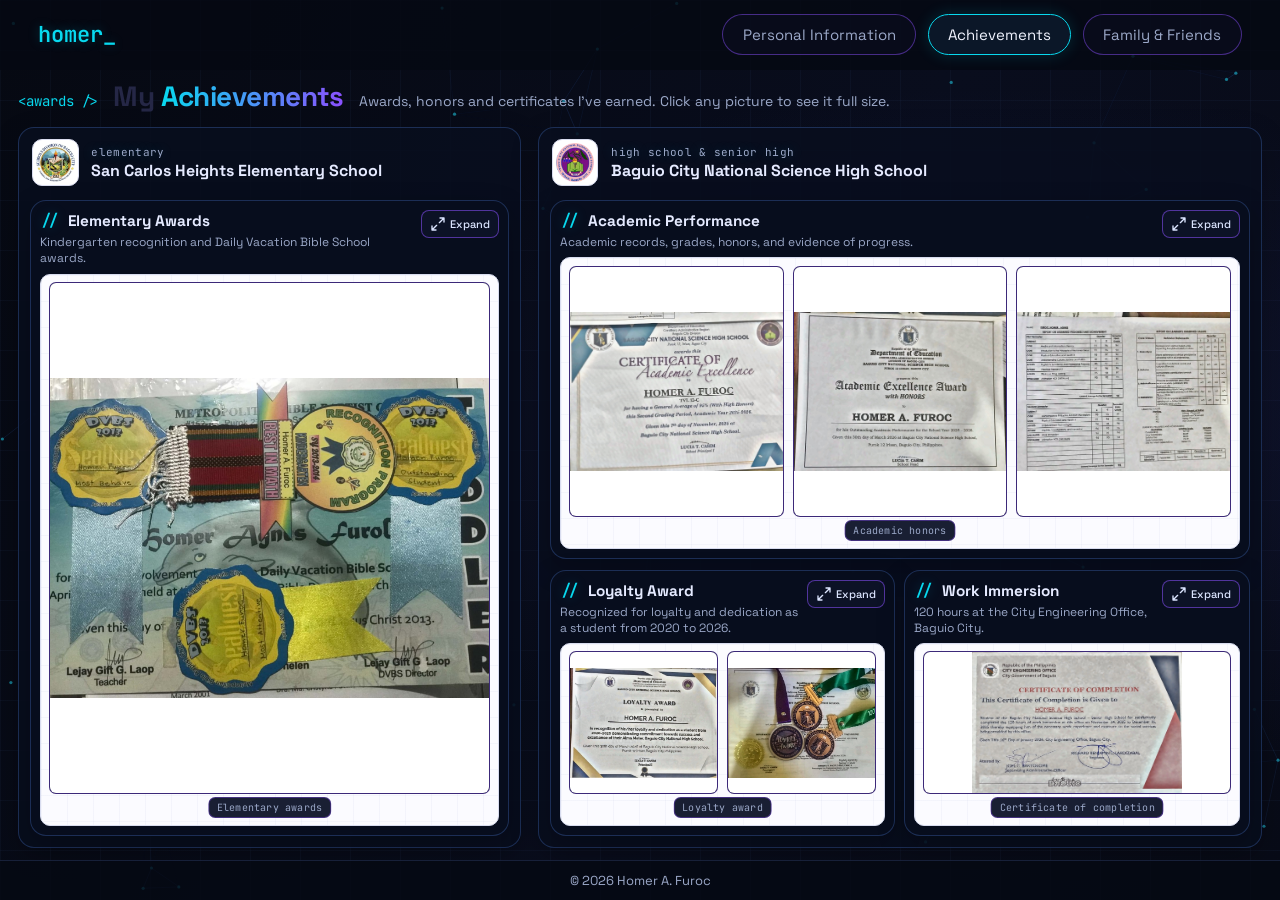
<file: achievements_updated.html>
<!DOCTYPE html>
<html lang="en">
<head>
  <meta charset="UTF-8">
  <meta name="viewport" content="width=device-width, initial-scale=1">
  <title>Achievements | Homer A. Furoc</title>
  <link rel="preconnect" href="https://fonts.googleapis.com">
  <link rel="preconnect" href="https://fonts.gstatic.com" crossorigin>
  <link href="https://fonts.googleapis.com/css2?family=JetBrains+Mono:wght@400;600&family=Space+Grotesk:wght@400;500;700&display=swap" rel="stylesheet">
  <link rel="stylesheet" href="css/style.css">
  <link rel="stylesheet" href="css/pages.css">
  <link rel="stylesheet" href="css/achievements.css">

<style id="reference-neon-theme">
  :root {
    color-scheme: dark;
    --bg: #070a14;
    --bg-dark: #050811;
    --panel: #0b1022;
    --panel-2: #10162b;
    --cyan: #08d9ef;
    --purple: #8b50ff;
    --text: #e5eaff;
    --muted: #9ba8c8;
    --border: rgba(83, 112, 190, .34);
    --glow-cyan: rgba(8, 217, 239, .22);
    --glow-purple: rgba(139, 80, 255, .18);
  }

  html, body {
    background: #070a14 !important;
    color: #e5eaff !important;
  }

  body {
    background:
      radial-gradient(ellipse at 78% 48%, rgba(35, 42, 105, .28), transparent 52%),
      linear-gradient(115deg, #060912 0%, #090d1d 58%, #080b17 100%) !important;
  }

  #net, .grid-bg, .scanline, .gutter {
    opacity: .72;
  }

  .grid-bg {
    background-image:
      linear-gradient(rgba(70, 99, 160, .10) 1px, transparent 1px),
      linear-gradient(90deg, rgba(70, 99, 160, .10) 1px, transparent 1px) !important;
    background-size: 50px 50px !important;
  }

  .topbar {
    background: rgba(6, 9, 19, .82) !important;
    border-color: rgba(78, 103, 170, .25) !important;
  }

  .logo, .logo span, .code-tag, .h i, .school-heading small {
    color: #08d9ef !important;
    text-shadow: 0 0 12px rgba(8, 217, 239, .25);
  }

  nav a, .pill {
    color: #9ba8c8 !important;
    border: 1px solid rgba(139, 80, 255, .48) !important;
    background: rgba(10, 14, 30, .7) !important;
  }

  nav a:hover, .pill:hover, nav a.active, .pill.active {
    color: #f1f4ff !important;
    border-color: #08d9ef !important;
    background: rgba(12, 24, 43, .92) !important;
    box-shadow: 0 0 16px rgba(8, 217, 239, .16) !important;
  }

  h1, h2, h3, .school-txt b, .acard, .panel {
    color: #e5eaff;
  }

  h1 .grad, .grad {
    background: linear-gradient(90deg, #08d9ef, #8b50ff) !important;
    -webkit-background-clip: text !important;
    background-clip: text !important;
    color: transparent !important;
  }

  .sub, .desc, .school-txt small, .cap-chip, .foot {
    color: #9ba8c8 !important;
  }

  .panel, .school-panel, .acard {
    background: rgba(9, 14, 30, .88) !important;
    border: 1px solid rgba(64, 104, 178, .38) !important;
    box-shadow: 0 10px 28px rgba(0, 0, 0, .22) !important;
  }

  .school-heading, .acard-head {
    border-color: rgba(82, 105, 169, .28) !important;
  }

  .acard, .panel, .school-panel {
    border-radius: 16px !important;
  }

  .h, .acard h2 {
    color: #e5eaff !important;
  }

  .shot {
    background: #0c1227 !important;
    border: 1px solid rgba(139, 80, 255, .38) !important;
  }

  .shot:hover, .expand:hover {
    border-color: #08d9ef !important;
    box-shadow: 0 0 18px rgba(8, 217, 239, .15) !important;
  }

  .expand, button.expand {
    color: #dce5ff !important;
    background: rgba(13, 19, 39, .95) !important;
    border: 1px solid rgba(139, 80, 255, .55) !important;
  }

  .cap-chip {
    background: rgba(16, 22, 43, .96) !important;
    border: 1px solid rgba(139, 80, 255, .38) !important;
  }

  .foot {
    background: rgba(6, 9, 19, .8) !important;
    border-color: rgba(78, 103, 170, .25) !important;
  }

  a:focus-visible, button:focus-visible {
    outline: 2px solid #08d9ef !important;
    outline-offset: 3px;
  }
</style>

</head>
<body>
  <canvas id="net" aria-hidden="true"></canvas>
  <div class="grid-bg" aria-hidden="true"></div>
  <div class="scanline" aria-hidden="true"></div>
  <div class="gutter" id="gutter" aria-hidden="true"></div>

  <header class="topbar">
    <a class="logo" href="index.html" aria-label="Homer Furoc home">homer<span class="cursor">_</span></a>
    <nav aria-label="Main">
      <a class="pill" href="personal-info.html">Personal Information</a>
      <a class="pill active" href="achievements.html" aria-current="page">Achievements</a>
      <a class="pill" href="family-friends.html">Family &amp; Friends</a>
    </nav>
  </header>

  <main class="page achievements-page">
    <section class="page-head">
      <p class="code-tag">&lt;awards /&gt;</p>
      <h1>My <span class="grad">Achievements</span></h1>
      <p class="sub">Awards, honors and certificates I’ve earned. Click any picture to see it full size.</p>
    </section>

    <div class="page-body achievements-columns">
      <section class="panel school-panel" aria-labelledby="elementary-title">
        <header class="school-heading">
          <img src="images/logos/logo-elementary.png" alt="" width="128" height="128">
          <span class="school-txt">
            <small>elementary</small>
            <b id="elementary-title">San Carlos Heights Elementary School</b>
          </span>
        </header>

        <section class="acard" data-gallery>
          <div class="acard-head">
            <div>
              <h2 class="h"><i>//</i> Elementary Awards</h2>
              <p class="desc">Kindergarten recognition and Daily Vacation Bible School awards.</p>
            </div>
            <button class="expand" type="button" data-open="0">
              <svg viewBox="0 0 24 24" width="16" height="16" fill="none" stroke="currentColor" stroke-width="2" stroke-linecap="round" stroke-linejoin="round" aria-hidden="true"><path d="M15 3h6v6M9 21H3v-6M21 3l-7 7M3 21l7-7"/></svg>
              Expand
            </button>
          </div>
          <div class="frame cols-1">
            <button class="shot" type="button" data-full="images/achievements/elementary-awards.jpg" data-cap="Kindergarten awards: a Best in Math medal from the Recognition Program, School Year 2013–2014, and Daily Vacation Bible School (DVBS 2013, SeaQuest) awards for Most Behave, Most Attentive and Outstanding Student, given April 27, 2013.">
              <img src="images/achievements/elementary-awards.jpg" alt="Kindergarten Best in Math medal and DVBS 2013 SeaQuest awards for Most Behave, Most Attentive and Outstanding Student" loading="lazy">
            </button>
            <span class="cap-chip">Elementary awards</span>
          </div>
        </section>
      </section>

      <section class="panel school-panel" aria-labelledby="highschool-title">
        <header class="school-heading">
          <img src="images/logos/logo-bcnshs.png" alt="" width="128" height="128">
          <span class="school-txt">
            <small>high school &amp; senior high</small>
            <b id="highschool-title">Baguio City National Science High School</b>
          </span>
        </header>

        <section class="acard wide" data-gallery>
          <div class="acard-head">
            <div>
              <h2 class="h"><i>//</i> Academic Performance</h2>
              <p class="desc">Academic records, grades, honors, and evidence of progress.</p>
            </div>
            <button class="expand" type="button" data-open="0">
              <svg viewBox="0 0 24 24" width="16" height="16" fill="none" stroke="currentColor" stroke-width="2" stroke-linecap="round" stroke-linejoin="round" aria-hidden="true"><path d="M15 3h6v6M9 21H3v-6M21 3l-7 7M3 21l7-7"/></svg>
              Expand
            </button>
          </div>
          <div class="frame cols-3">
            <button class="shot" type="button" data-full="images/achievements/academic-excellence-cert.jpg" data-cap="Certificate of Academic Excellence: General Average of 95% (With High Honors), Second Grading Period, 2025–2026. Given November 7, 2025.">
              <img src="images/achievements/academic-excellence-cert.jpg" alt="Certificate of Academic Excellence, 95% with High Honors" loading="lazy">
            </button>
            <button class="shot" type="button" data-full="images/achievements/academic-excellence-honors.jpg" data-cap="Academic Excellence Award with Honors: outstanding academic performance, School Year 2025–2026. Given March 30, 2026.">
              <img src="images/achievements/academic-excellence-honors.jpg" alt="Academic Excellence Award with Honors" loading="lazy">
            </button>
            <button class="shot" type="button" data-full="images/achievements/grades.jpg" data-cap="Grades, Grade 12: general average of 94 (first semester) and 95 (second semester).">
              <img src="images/achievements/grades.jpg" alt="Grade 12 report on learning progress and achievement" loading="lazy">
            </button>
            <span class="cap-chip">Academic honors</span>
          </div>
        </section>

        <div class="acards">
          <section class="acard" data-gallery>
            <div class="acard-head">
              <div>
                <h2 class="h"><i>//</i> Loyalty Award</h2>
                <p class="desc">Recognized for loyalty and dedication as a student from 2020 to 2026.</p>
              </div>
              <button class="expand" type="button" data-open="0">
                <svg viewBox="0 0 24 24" width="16" height="16" fill="none" stroke="currentColor" stroke-width="2" stroke-linecap="round" stroke-linejoin="round" aria-hidden="true"><path d="M15 3h6v6M9 21H3v-6M21 3l-7 7M3 21l7-7"/></svg>
                Expand
              </button>
            </div>
            <div class="frame cols-2">
              <button class="shot" type="button" data-full="images/achievements/loyalty-award.jpg" data-cap="Loyalty Award from Baguio City National Science High School, for loyalty and dedication as a student from 2020 to 2026. Given March 30, 2026.">
                <img src="images/achievements/loyalty-award.jpg" alt="Loyalty Award certificate" loading="lazy">
              </button>
              <button class="shot" type="button" data-full="images/achievements/medals.jpg" data-cap="My medals, including the Loyalty Award medal.">
                <img src="images/achievements/medals.jpg" alt="Medals including the Loyalty Award medal" loading="lazy">
              </button>
              <span class="cap-chip">Loyalty award</span>
            </div>
          </section>

          <section class="acard" data-gallery>
            <div class="acard-head">
              <div>
                <h2 class="h"><i>//</i> Work Immersion</h2>
                <p class="desc">120 hours at the City Engineering Office, Baguio City.</p>
              </div>
              <button class="expand" type="button" data-open="0">
                <svg viewBox="0 0 24 24" width="16" height="16" fill="none" stroke="currentColor" stroke-width="2" stroke-linecap="round" stroke-linejoin="round" aria-hidden="true"><path d="M15 3h6v6M9 21H3v-6M21 3l-7 7M3 21l7-7"/></svg>
                Expand
              </button>
            </div>
            <div class="frame cols-1">
              <button class="shot" type="button" data-full="images/achievements/certificate-completion.jpg" data-cap="Certificate of Completion: 120 hours of work immersion at the City Engineering Office, Baguio City, November 24 to December 16, 2025. Given January 16, 2026.">
                <img src="images/achievements/certificate-completion.jpg" alt="Certificate of Completion for work immersion" loading="lazy">
              </button>
              <span class="cap-chip">Certificate of completion</span>
            </div>
          </section>
        </div>
      </section>
    </div>
  </main>

  <footer class="foot">© 2026 Homer A. Furoc</footer>
  <script src="js/main.js"></script>
  <script src="js/gallery.js"></script>
</body>
</html>
</file>
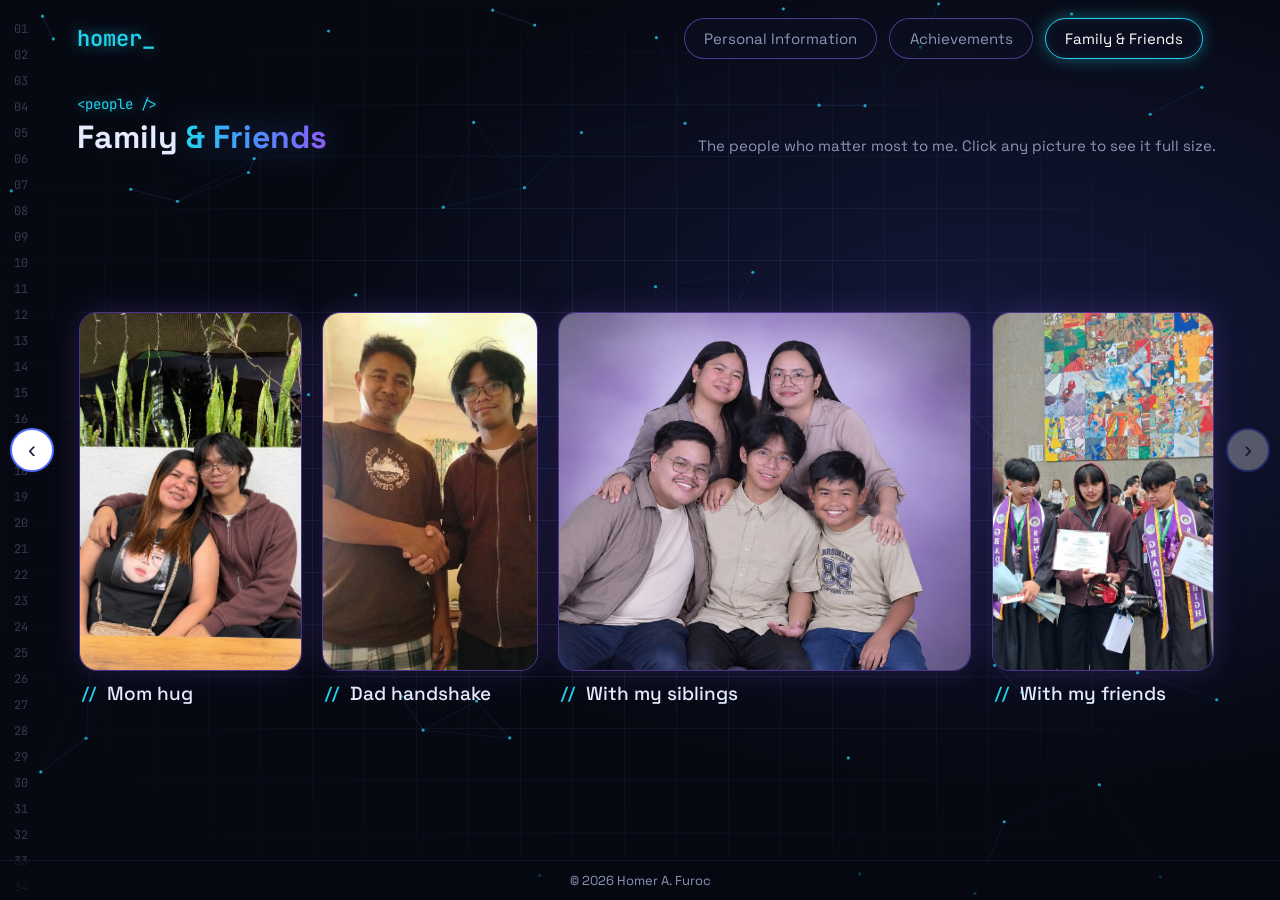
<file: family-friends.html>
<!DOCTYPE html>
<html lang="en">
<head>
  <meta charset="UTF-8">
  <meta name="viewport" content="width=device-width, initial-scale=1">
  <title>Family &amp; Friends | Homer A. Furoc</title>
  <link rel="preconnect" href="https://fonts.googleapis.com">
  <link rel="preconnect" href="https://fonts.gstatic.com" crossorigin>
  <link href="https://fonts.googleapis.com/css2?family=JetBrains+Mono:wght@400;600&family=Space+Grotesk:wght@400;500;700&display=swap" rel="stylesheet">
  <link rel="stylesheet" href="css/style.css">
  <link rel="stylesheet" href="css/pages.css">
  <link rel="stylesheet" href="css/family-friends.css">
</head>
<body>
  <canvas id="net" aria-hidden="true"></canvas>
  <div class="grid-bg" aria-hidden="true"></div>
  <div class="scanline" aria-hidden="true"></div>
  <div class="gutter" id="gutter" aria-hidden="true"></div>

  <header class="topbar">
    <a class="logo" href="index.html" aria-label="Homer Furoc home">homer<span class="cursor">_</span></a>
    <nav aria-label="Main">
      <a class="pill" href="personal-info.html">Personal Information</a>
      <a class="pill" href="achievements.html">Achievements</a>
      <a class="pill active" href="family-friends.html" aria-current="page">Family &amp; Friends</a>
    </nav>
  </header>

  <main class="page ff">
    <div class="ff-head">
      <div>
        <p class="code-tag">&lt;people /&gt;</p>
        <h1>Family <span class="grad">&amp; Friends</span></h1>
      </div>
      <p class="sub"><span class="d">The people who matter most to me. Click any picture to see it full size.</span><span class="m">Swipe to see more. Tap a photo to enlarge it.</span></p>
    </div>

    <!-- --ar is each photo's shape (width / height). If you add or remove a photo, change --sum in family-friends.css to the total of all the --ar values. -->
    <div class="ff-grid" data-gallery>
      <article class="ff-card" style="--ar:.62">
        <button class="shot ff-shot" type="button" data-full="images/family-friends/mom-hug.jpg" data-cap="Mom hug">
          <span class="ph">Mom hug<br>images/family-friends/mom-hug.jpg</span>
          <img src="images/family-friends/mom-hug.jpg" alt="A hug with Mom" style="object-position:44% 40%" onerror="this.remove()">
        </button>
        <p class="ff-cap"><i>//</i> Mom hug</p>
      </article>

      <article class="ff-card" style="--ar:.60">
        <button class="shot ff-shot" type="button" data-full="images/family-friends/dad-handshake.jpg" data-cap="Dad handshake">
          <span class="ph">Dad handshake<br>images/family-friends/dad-handshake.jpg</span>
          <img src="images/family-friends/dad-handshake.jpg" alt="A handshake with Dad" style="object-position:50% 30%" onerror="this.remove()">
        </button>
        <p class="ff-cap"><i>//</i> Dad handshake</p>
      </article>

      <article class="ff-card" style="--ar:1.15">
        <button class="shot ff-shot" type="button" data-full="images/family-friends/siblings.jpg" data-cap="With my siblings">
          <span class="ph">With my siblings<br>images/family-friends/siblings.jpg</span>
          <img src="images/family-friends/siblings.jpg" alt="Group photo with my siblings" style="object-position:50% 40%" onerror="this.remove()">
        </button>
        <p class="ff-cap"><i>//</i> With my siblings</p>
      </article>

      <article class="ff-card" style="--ar:.62">
        <button class="shot ff-shot" type="button" data-full="images/family-friends/friends.jpg" data-cap="With my friends">
          <span class="ph">With my friends<br>images/family-friends/friends.jpg</span>
          <img src="images/family-friends/friends.jpg" alt="Photo with my friends at graduation" style="object-position:50% 45%" onerror="this.remove()">
        </button>
        <p class="ff-cap"><i>//</i> With my friends</p>
      </article>
    </div>
  </main>


  <style id="page-arrow-navigation">
    .page-arrow-nav {
      position: fixed;
      top: 50%;
      left: 10px;
      right: 10px;
      width: auto;
      margin: 0;
      display: flex;
      align-items: center;
      justify-content: space-between;
      gap: 12px;
      z-index: 1000;
      pointer-events: none;
      transform: translateY(-50%);
    }
    .page-arrow-nav > * {
      pointer-events: auto;
    }
    .page-arrow-nav a,
    .page-arrow-nav .arrow-disabled {
      box-sizing: border-box;
      display: inline-flex;
      align-items: center;
      justify-content: center;
      width: 44px;
      height: 44px;
      min-width: 44px;
      min-height: 44px;
      padding: 0;
      border: 2px solid #526dff;
      border-radius: 50%;
      background: #ffffff;
      color: #17213f;
      text-decoration: none;
      font: 500 22px/1 Arial, sans-serif;
      box-shadow: 0 1px 5px rgba(55, 75, 160, .16);
      transition: background .2s ease, box-shadow .2s ease, transform .2s ease;
    }
    .page-arrow-nav a:hover {
      background: #f3f5ff;
      box-shadow: 0 2px 9px rgba(55, 75, 160, .24);
      transform: scale(1.05);
    }
    .page-arrow-nav .arrow-icon {
      font-size: 24px;
      line-height: 1;
    }
    .page-arrow-nav > a > span:not(.arrow-icon),
    .page-arrow-nav > .arrow-disabled > span:not(.arrow-icon) {
      display: none;
    }
    .page-arrow-nav .arrow-disabled {
      opacity: .3;
      cursor: not-allowed;
    }
    @media (max-width: 480px) {
      .page-arrow-nav {
        left: 8px;
        right: 8px;
      }
      .page-arrow-nav a,
      .page-arrow-nav .arrow-disabled {
        width: 40px;
        height: 40px;
        min-width: 40px;
        min-height: 40px;
      }
    }
  </style>

  <nav class="page-arrow-nav" aria-label="Page navigation">
    <a href="achievements.html" aria-label="Go to previous page" rel="prev"><span class="arrow-icon" aria-hidden="true">‹</span><span>Back</span></a>
    <span class="arrow-disabled" aria-disabled="true"><span>Next</span><span class="arrow-icon" aria-hidden="true">›</span></span>
  </nav>

  <footer class="foot">© 2026 Homer A. Furoc</footer>
  <script src="js/main.js"></script>
  <script src="js/gallery.js"></script>
</body>
</html>
</file>
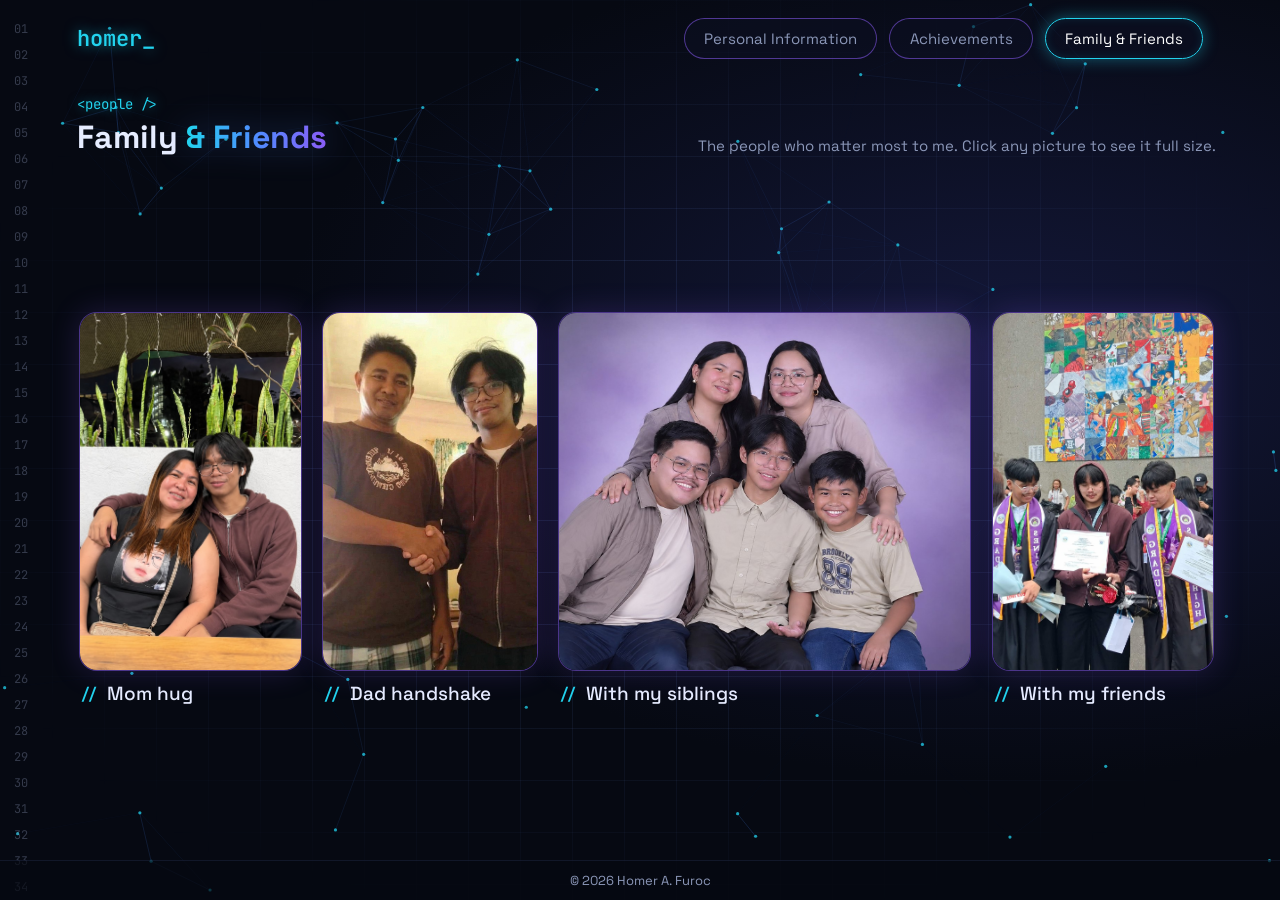
<file: family-friends_updated.html>
<!DOCTYPE html>
<html lang="en">
<head>
  <meta charset="UTF-8">
  <meta name="viewport" content="width=device-width, initial-scale=1">
  <title>Family &amp; Friends | Homer A. Furoc</title>
  <link rel="preconnect" href="https://fonts.googleapis.com">
  <link rel="preconnect" href="https://fonts.gstatic.com" crossorigin>
  <link href="https://fonts.googleapis.com/css2?family=JetBrains+Mono:wght@400;600&family=Space+Grotesk:wght@400;500;700&display=swap" rel="stylesheet">
  <link rel="stylesheet" href="css/style.css">
  <link rel="stylesheet" href="css/pages.css">
  <link rel="stylesheet" href="css/family-friends.css">
</head>
<body>
  <canvas id="net" aria-hidden="true"></canvas>
  <div class="grid-bg" aria-hidden="true"></div>
  <div class="scanline" aria-hidden="true"></div>
  <div class="gutter" id="gutter" aria-hidden="true"></div>

  <header class="topbar">
    <a class="logo" href="index.html" aria-label="Homer Furoc home">homer<span class="cursor">_</span></a>
    <nav aria-label="Main">
      <a class="pill" href="personal-info.html">Personal Information</a>
      <a class="pill" href="achievements.html">Achievements</a>
      <a class="pill active" href="family-friends.html" aria-current="page">Family &amp; Friends</a>
    </nav>
  </header>

  <main class="page ff">
    <div class="ff-head">
      <div>
        <p class="code-tag">&lt;people /&gt;</p>
        <h1>Family <span class="grad">&amp; Friends</span></h1>
      </div>
      <p class="sub"><span class="d">The people who matter most to me. Click any picture to see it full size.</span><span class="m">Swipe to see more. Tap a photo to enlarge it.</span></p>
    </div>

    <!-- --ar is each photo's shape (width / height). If you add or remove a photo, change --sum in family-friends.css to the total of all the --ar values. -->
    <div class="ff-grid" data-gallery>
      <article class="ff-card" style="--ar:.62">
        <button class="shot ff-shot" type="button" data-full="images/family-friends/mom-hug.jpg" data-cap="Mom hug">
          <span class="ph">Mom hug<br>images/family-friends/mom-hug.jpg</span>
          <img src="images/family-friends/mom-hug.jpg" alt="A hug with Mom" style="object-position:44% 40%" onerror="this.remove()">
        </button>
        <p class="ff-cap"><i>//</i> Mom hug</p>
      </article>

      <article class="ff-card" style="--ar:.60">
        <button class="shot ff-shot" type="button" data-full="images/family-friends/dad-handshake.jpg" data-cap="Dad handshake">
          <span class="ph">Dad handshake<br>images/family-friends/dad-handshake.jpg</span>
          <img src="images/family-friends/dad-handshake.jpg" alt="A handshake with Dad" style="object-position:50% 30%" onerror="this.remove()">
        </button>
        <p class="ff-cap"><i>//</i> Dad handshake</p>
      </article>

      <article class="ff-card" style="--ar:1.15">
        <button class="shot ff-shot" type="button" data-full="images/family-friends/siblings.jpg" data-cap="With my siblings">
          <span class="ph">With my siblings<br>images/family-friends/siblings.jpg</span>
          <img src="images/family-friends/siblings.jpg" alt="Group photo with my siblings" style="object-position:50% 40%" onerror="this.remove()">
        </button>
        <p class="ff-cap"><i>//</i> With my siblings</p>
      </article>

      <article class="ff-card" style="--ar:.62">
        <button class="shot ff-shot" type="button" data-full="images/family-friends/friends.jpg" data-cap="With my friends">
          <span class="ph">With my friends<br>images/family-friends/friends.jpg</span>
          <img src="images/family-friends/friends.jpg" alt="Photo with my friends at graduation" style="object-position:50% 45%" onerror="this.remove()">
        </button>
        <p class="ff-cap"><i>//</i> With my friends</p>
      </article>
    </div>
  </main>

  <footer class="foot">© 2026 Homer A. Furoc</footer>
  <script src="js/main.js"></script>
  <script src="js/gallery.js"></script>
</body>
</html>
</file>
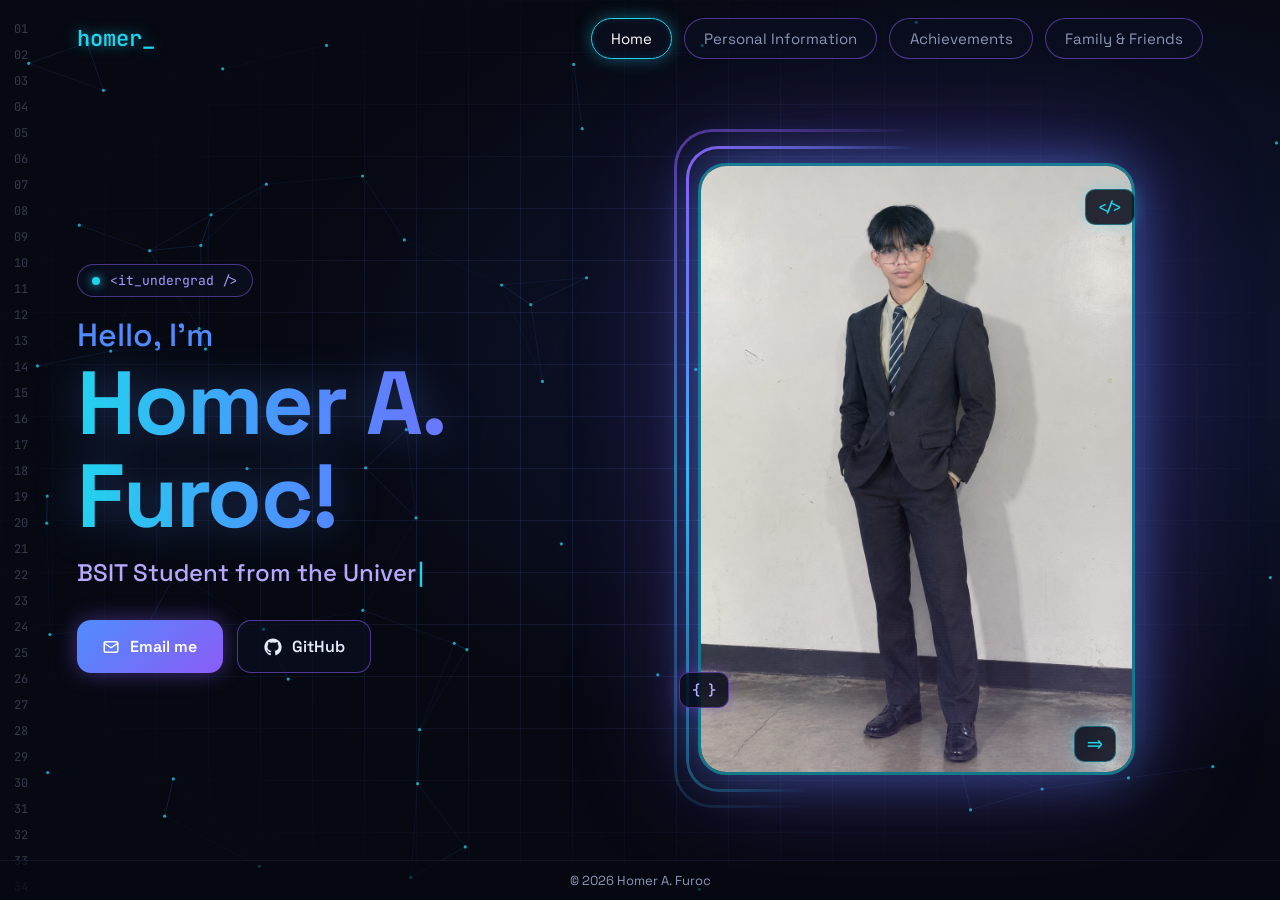
<file: index (4).html>
<!DOCTYPE html>
<html lang="en">
<head>
  <meta charset="UTF-8">
  <meta name="viewport" content="width=device-width, initial-scale=1">
  <title>Homer A. Furoc | Portfolio</title>
  <meta name="description" content="Portfolio of Homer A. Furoc, BSIT student at the University of the Cordilleras.">
  <link rel="preconnect" href="https://fonts.googleapis.com">
  <link rel="preconnect" href="https://fonts.gstatic.com" crossorigin>
  <link href="https://fonts.googleapis.com/css2?family=JetBrains+Mono:wght@400;600&family=Space+Grotesk:wght@400;500;700&display=swap" rel="stylesheet">
  <link rel="stylesheet" href="css/style.css">
</head>
<body>
  <canvas id="net" aria-hidden="true"></canvas>
  <div class="grid-bg" aria-hidden="true"></div>
  <div class="scanline" aria-hidden="true"></div>
  <div class="gutter" id="gutter" aria-hidden="true"></div>

  <header class="topbar">
    <a class="logo" href="index.html" aria-label="Homer Furoc home">homer<span class="cursor">_</span></a>
    <nav aria-label="Main">
      <a class="pill active" href="index.html" aria-current="page">Home</a>
      <a class="pill" href="personal-info.html">Personal Information</a>
      <a class="pill" href="achievements.html">Achievements</a>
      <a class="pill" href="family-friends.html">Family &amp; Friends</a>
    </nav>
  </header>

  <main class="hero">
    <section class="hero-text">
      <p class="tag"><span class="dot"></span>&lt;it_undergrad /&gt;</p>
      <p class="hello">Hello, I’m</p>
      <h1 class="name" data-text="Homer A. Furoc!">Homer A. Furoc!</h1>
      <p class="role"><span id="typed"></span><span class="caret">|</span></p>
      <noscript><p class="role">BSIT Student from the University of the Cordilleras.</p></noscript>
      <div class="actions">
        <a class="btn primary" href="https://mail.google.com/mail/?view=cm&fs=1&to=homerfuroc1@gmail.com" target="_blank" rel="noopener">
          <svg viewBox="0 0 24 24" width="18" height="18" fill="none" stroke="currentColor" stroke-width="2" stroke-linecap="round" stroke-linejoin="round" aria-hidden="true"><rect x="3" y="5" width="18" height="14" rx="2"/><path d="m3 7 9 6 9-6"/></svg>
          Email me
        </a>
        <a class="btn ghost" href="https://github.com/HomerFuroc" target="_blank" rel="noopener">
          <svg viewBox="0 0 24 24" width="18" height="18" fill="currentColor" aria-hidden="true"><path d="M12 .5C5.65.5.5 5.65.5 12c0 5.08 3.29 9.39 7.86 10.91.58.11.79-.25.79-.56v-2c-3.2.7-3.88-1.54-3.88-1.54-.52-1.33-1.28-1.69-1.28-1.69-1.04-.71.08-.7.08-.7 1.16.08 1.77 1.19 1.77 1.19 1.03 1.76 2.7 1.25 3.36.96.1-.75.4-1.25.73-1.54-2.55-.29-5.24-1.28-5.24-5.69 0-1.26.45-2.28 1.19-3.09-.12-.29-.52-1.46.11-3.05 0 0 .97-.31 3.17 1.18a11 11 0 0 1 5.78 0c2.2-1.49 3.17-1.18 3.17-1.18.63 1.59.23 2.76.11 3.05.74.81 1.19 1.83 1.19 3.09 0 4.42-2.69 5.39-5.25 5.68.41.36.78 1.06.78 2.14v3.17c0 .31.21.68.8.56A11.5 11.5 0 0 0 23.5 12C23.5 5.65 18.35.5 12 .5z"/></svg>
          GitHub
        </a>
      </div>
    </section>

    <section class="hero-photo" aria-label="Photo of Homer A. Furoc">
      <div class="ring"></div>
      <div class="ring ring-2"></div>
      <div class="photo">
        <img src="images/homer-hero.jpg" alt="Homer A. Furoc standing in a charcoal suit and striped tie with his hands in his pockets" width="1034" height="1448">
      </div>
      <span class="chip c1">&lt;/&gt;</span>
      <span class="chip c2">{ }</span>
      <span class="chip c3">=&gt;</span>
    </section>
  </main>

  <footer class="foot">© 2026 Homer A. Furoc</footer>

  <script src="js/main.js"></script>
</body>
</html>
</file>
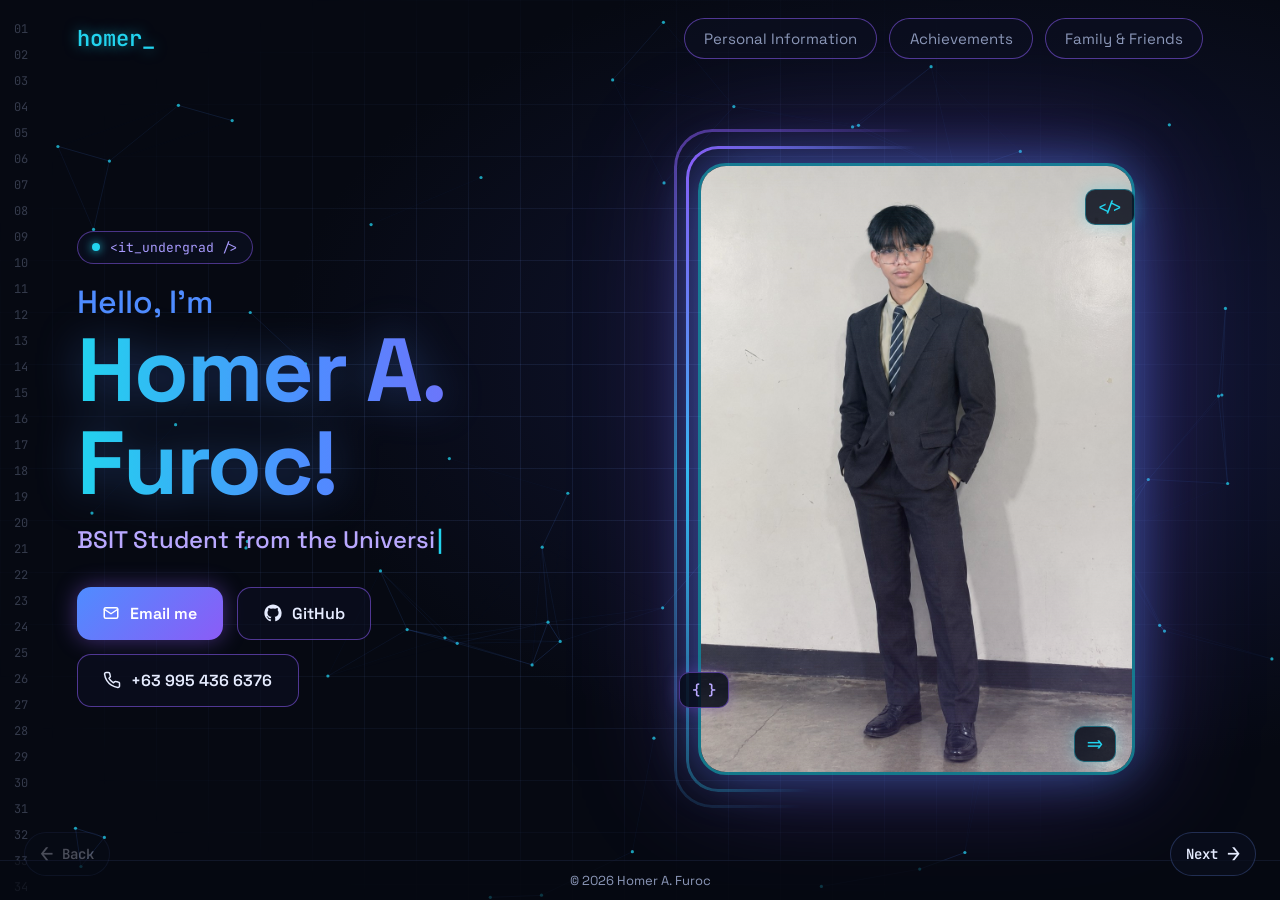
<file: index_arrows (1).html>
<!DOCTYPE html>
<html lang="en">
<head>
  <meta charset="UTF-8">
  <meta name="viewport" content="width=device-width, initial-scale=1">
  <title>Homer A. Furoc | Portfolio</title>
  <meta name="description" content="Portfolio of Homer A. Furoc, BSIT student at the University of the Cordilleras.">
  <link rel="preconnect" href="https://fonts.googleapis.com">
  <link rel="preconnect" href="https://fonts.gstatic.com" crossorigin>
  <link href="https://fonts.googleapis.com/css2?family=JetBrains+Mono:wght@400;600&family=Space+Grotesk:wght@400;500;700&display=swap" rel="stylesheet">
  <link rel="stylesheet" href="css/style.css">
</head>
<body>
  <canvas id="net" aria-hidden="true"></canvas>
  <div class="grid-bg" aria-hidden="true"></div>
  <div class="scanline" aria-hidden="true"></div>
  <div class="gutter" id="gutter" aria-hidden="true"></div>

  <header class="topbar">
    <a class="logo" href="index.html" aria-label="Homer Furoc home">homer<span class="cursor">_</span></a>
    <nav aria-label="Main">
      <a class="pill" href="personal-info.html">Personal Information</a>
      <a class="pill" href="achievements.html">Achievements</a>
      <a class="pill" href="family-friends.html">Family &amp; Friends</a>
    </nav>
  </header>

  <main class="hero">
    <section class="hero-text">
      <p class="tag"><span class="dot"></span>&lt;it_undergrad /&gt;</p>
      <p class="hello">Hello, I’m</p>
      <h1 class="name" data-text="Homer A. Furoc!">Homer A. Furoc!</h1>
      <p class="role"><span id="typed"></span><span class="caret">|</span></p>
      <noscript><p class="role">BSIT Student from the University of the Cordilleras.</p></noscript>
      <div class="actions">
        <a class="btn primary" href="https://mail.google.com/mail/?view=cm&fs=1&to=homerfuroc1@gmail.com" target="_blank" rel="noopener">
          <svg viewBox="0 0 24 24" width="18" height="18" fill="none" stroke="currentColor" stroke-width="2" stroke-linecap="round" stroke-linejoin="round" aria-hidden="true"><rect x="3" y="5" width="18" height="14" rx="2"/><path d="m3 7 9 6 9-6"/></svg>
          Email me
        </a>
        <a class="btn ghost" href="https://github.com/HomerFuroc" target="_blank" rel="noopener">
          <svg viewBox="0 0 24 24" width="18" height="18" fill="currentColor" aria-hidden="true"><path d="M12 .5C5.65.5.5 5.65.5 12c0 5.08 3.29 9.39 7.86 10.91.58.11.79-.25.79-.56v-2c-3.2.7-3.88-1.54-3.88-1.54-.52-1.33-1.28-1.69-1.28-1.69-1.04-.71.08-.7.08-.7 1.16.08 1.77 1.19 1.77 1.19 1.03 1.76 2.7 1.25 3.36.96.1-.75.4-1.25.73-1.54-2.55-.29-5.24-1.28-5.24-5.69 0-1.26.45-2.28 1.19-3.09-.12-.29-.52-1.46.11-3.05 0 0 .97-.31 3.17 1.18a11 11 0 0 1 5.78 0c2.2-1.49 3.17-1.18 3.17-1.18.63 1.59.23 2.76.11 3.05.74.81 1.19 1.83 1.19 3.09 0 4.42-2.69 5.39-5.25 5.68.41.36.78 1.06.78 2.14v3.17c0 .31.21.68.8.56A11.5 11.5 0 0 0 23.5 12C23.5 5.65 18.35.5 12 .5z"/></svg>
          GitHub
        </a>
        <a class="btn ghost" href="tel:+639954366376" aria-label="Call +63 995 436 6376">
          <svg viewBox="0 0 24 24" width="18" height="18" fill="none" stroke="currentColor" stroke-width="2" stroke-linecap="round" stroke-linejoin="round" aria-hidden="true"><path d="M22 16.92v3a2 2 0 0 1-2.18 2 19.79 19.79 0 0 1-8.63-3.07 19.5 19.5 0 0 1-6-6A19.79 19.79 0 0 1 2.12 4.2 2 2 0 0 1 4.11 2h3a2 2 0 0 1 2 1.72c.12.9.33 1.78.62 2.63a2 2 0 0 1-.45 2.11L8 9.74a16 16 0 0 0 6 6l1.27-1.27a2 2 0 0 1 2.11-.45c.85.29 1.73.5 2.63.62A2 2 0 0 1 22 16.92z"/></svg>
          +63 995 436 6376
        </a>
      </div>
    </section>

    <section class="hero-photo" aria-label="Photo of Homer A. Furoc">
      <div class="ring"></div>
      <div class="ring ring-2"></div>
      <div class="photo">
        <img src="images/homer-hero.jpg" alt="Homer A. Furoc standing in a charcoal suit and striped tie with his hands in his pockets" width="1034" height="1448">
      </div>
      <span class="chip c1">&lt;/&gt;</span>
      <span class="chip c2">{ }</span>
      <span class="chip c3">=&gt;</span>
    </section>
  </main>


  <style id="page-arrow-navigation">
    .page-arrow-nav {
      position: fixed;
      left: 24px;
      right: 24px;
      bottom: 24px;
      width: auto;
      margin: 0;
      display: flex;
      align-items: center;
      justify-content: space-between;
      gap: 16px;
      z-index: 1000;
      pointer-events: none;
    }
    .page-arrow-nav > * {
      pointer-events: auto;
    }
    .page-arrow-nav a,
    .page-arrow-nav .arrow-disabled {
      display: inline-flex;
      align-items: center;
      justify-content: center;
      gap: 9px;
      min-width: 48px;
      min-height: 44px;
      padding: 9px 15px;
      border: 1px solid var(--border, rgba(83, 112, 190, .34));
      border-radius: 999px;
      background: rgba(10, 14, 30, .72);
      color: var(--text, #e5eaff);
      text-decoration: none;
      font: 600 14px 'JetBrains Mono', monospace;
      transition: border-color .2s ease, box-shadow .2s ease, transform .2s ease;
    }
    .page-arrow-nav a:hover {
      border-color: var(--cyan, #08d9ef);
      box-shadow: 0 0 16px rgba(8, 217, 239, .16);
      transform: translateY(-2px);
    }
    .page-arrow-nav .arrow-icon {
      font-size: 22px;
      line-height: 1;
    }
    .page-arrow-nav .arrow-disabled {
      opacity: .3;
      cursor: not-allowed;
    }
    @media (max-width: 480px) {
      .page-arrow-nav {
        left: 12px;
        right: 12px;
        bottom: 12px;
      }
      .page-arrow-nav a,
      .page-arrow-nav .arrow-disabled {
        min-height: 42px;
        padding: 8px 12px;
        font-size: 12px;
      }
    }
  </style>

  <nav class="page-arrow-nav" aria-label="Page navigation">
    <span class="arrow-disabled" aria-disabled="true"><span class="arrow-icon" aria-hidden="true">←</span><span>Back</span></span>
    <a href="personal-info.html" aria-label="Go to next page" rel="next"><span>Next</span><span class="arrow-icon" aria-hidden="true">→</span></a>
  </nav>

  <footer class="foot">© 2026 Homer A. Furoc</footer>

  <script src="js/main.js"></script>
</body>
</html>
</file>
<file: css/style.css>
:root{
  --bg:#060912;
  --bg-2:#0b1020;
  --line:rgba(120,160,255,.10);
  --text:#e6ecff;
  --muted:#8b97b8;
  --cyan:#22d3ee;
  --blue:#4f8cff;
  --violet:#8b5cf6;
  --font:"Space Grotesk",system-ui,sans-serif;
  --mono:"JetBrains Mono",ui-monospace,Consolas,monospace;
}
*{box-sizing:border-box;margin:0;padding:0}
html,body{height:100%}
body{
  background:radial-gradient(1200px 700px at 78% 40%,#14183a 0%,var(--bg) 60%);
  color:var(--text);
  font-family:var(--font);
  overflow-x:hidden;
  min-height:100vh;
  display:flex;flex-direction:column;
}
a{color:inherit;text-decoration:none}
:focus-visible{outline:2px solid var(--cyan);outline-offset:3px}

/* background layers */
#net{position:fixed;inset:0;width:100%;height:100%;z-index:0}
.grid-bg{
  position:fixed;inset:0;z-index:0;pointer-events:none;
  background-image:
    linear-gradient(var(--line) 1px,transparent 1px),
    linear-gradient(90deg,var(--line) 1px,transparent 1px);
  background-size:52px 52px;
  mask-image:radial-gradient(ellipse at center,#000 30%,transparent 80%);
  -webkit-mask-image:radial-gradient(ellipse at center,#000 30%,transparent 80%);
}
.scanline{
  position:fixed;left:0;right:0;top:-12%;height:12%;z-index:1;pointer-events:none;
  background:linear-gradient(to bottom,transparent,rgba(34,211,238,.06),transparent);
  animation:scan 7s linear infinite;
}
@keyframes scan{to{transform:translateY(900%)}}

.gutter{
  position:fixed;left:14px;top:0;bottom:0;z-index:1;pointer-events:none;
  font:12px/26px var(--mono);color:rgba(139,151,184,.35);
  overflow:hidden;padding-top:16px;
}
.gutter span{display:block}

/* top bar */
.topbar{
  position:relative;z-index:5;
  display:flex;align-items:center;justify-content:space-between;gap:24px;flex-wrap:wrap;
  padding:20px clamp(20px,6vw,90px) 20px clamp(48px,6vw,90px);
}
.logo{font:600 22px var(--mono);color:var(--cyan);text-shadow:0 0 14px rgba(34,211,238,.6)}
.cursor{animation:blink 1s steps(2) infinite}
@keyframes blink{50%{opacity:0}}
nav{display:flex;gap:12px;flex-wrap:wrap}
.pill{
  padding:10px 20px;border-radius:999px;
  border:1.5px solid rgba(139,92,246,.55);
  background:rgba(12,16,34,.6);
  color:var(--muted);font-size:15px;
  transition:color .2s,box-shadow .2s,border-color .2s,transform .2s;
}
.pill:hover{
  color:#fff;border-color:var(--cyan);transform:translateY(-2px);
  box-shadow:0 0 18px rgba(34,211,238,.45),inset 0 0 12px rgba(34,211,238,.15);
}
.pill.active{
  color:#fff;border-color:var(--cyan);
  box-shadow:0 0 16px rgba(34,211,238,.4),inset 0 0 10px rgba(34,211,238,.12);
}

/* hero */
.hero{
  position:relative;z-index:3;flex:1;
  display:grid;grid-template-columns:1fr 1.1fr;align-items:center;gap:32px;
  padding:10px clamp(20px,6vw,90px) 30px clamp(48px,6vw,90px);
  max-width:1400px;width:100%;margin:0 auto;
}
.tag{
  display:inline-flex;align-items:center;gap:10px;
  padding:7px 16px;border-radius:999px;
  border:1px solid rgba(139,92,246,.5);background:rgba(12,16,34,.7);
  font:13px var(--mono);color:#a99bff;margin-bottom:18px;
}
.dot{width:8px;height:8px;border-radius:50%;background:var(--cyan);box-shadow:0 0 10px var(--cyan);animation:pulse 1.8s ease-in-out infinite}
@keyframes pulse{50%{transform:scale(1.5);opacity:.6}}
.hello{font-size:clamp(22px,3vw,32px);color:var(--blue);font-weight:500}
.name{
  position:relative;
  font-size:clamp(40px,7.2vw,92px);line-height:1.04;font-weight:700;letter-spacing:-.02em;
  background:linear-gradient(90deg,var(--cyan),var(--blue) 45%,var(--violet));
  -webkit-background-clip:text;background-clip:text;color:transparent;
  filter:drop-shadow(0 0 22px rgba(79,140,255,.35));
  margin:2px 0 14px;
}
/* brief glitch on hover */
.name::before,.name::after{
  content:attr(data-text);position:absolute;inset:0;opacity:0;
  -webkit-background-clip:text;background-clip:text;color:transparent;
}
.name::before{background-image:linear-gradient(90deg,#ff2bd6,#ff2bd6)}
.name::after{background-image:linear-gradient(90deg,var(--cyan),var(--cyan))}
.name:hover::before{opacity:.8;animation:glitch1 .35s steps(2) 2}
.name:hover::after{opacity:.8;animation:glitch2 .35s steps(2) 2}
@keyframes glitch1{0%{transform:translate(-3px,1px);clip-path:inset(10% 0 55% 0)}50%{transform:translate(3px,-1px);clip-path:inset(60% 0 8% 0)}100%{transform:translate(0);clip-path:inset(0)}}
@keyframes glitch2{0%{transform:translate(3px,-1px);clip-path:inset(50% 0 12% 0)}50%{transform:translate(-3px,1px);clip-path:inset(8% 0 62% 0)}100%{transform:translate(0);clip-path:inset(0)}}

.role{font-size:clamp(17px,2.1vw,24px);color:#b9a8ff;font-weight:500;min-height:1.5em;max-width:34em}
.caret{color:var(--cyan);animation:blink .9s steps(2) infinite;margin-left:2px}

.actions{display:flex;gap:14px;flex-wrap:wrap;margin-top:30px}
.btn{
  display:inline-flex;align-items:center;gap:10px;
  padding:15px 26px;border-radius:14px;font-weight:600;font-size:16px;
  transition:transform .2s,box-shadow .2s,background .2s;
}
.btn.primary{background:linear-gradient(135deg,var(--blue),var(--violet));color:#fff;box-shadow:0 0 22px rgba(139,92,246,.45)}
.btn.primary:hover{transform:translateY(-3px);box-shadow:0 0 34px rgba(79,140,255,.8)}
.btn.ghost{border:1.5px solid rgba(139,92,246,.55);background:rgba(12,16,34,.6);color:var(--text)}
.btn.ghost:hover{transform:translateY(-3px);border-color:var(--cyan);box-shadow:0 0 26px rgba(34,211,238,.5)}

/* photo */
.hero-photo{position:relative;display:grid;place-items:center;aspect-ratio:1/1;max-width:760px;width:100%;margin-inline:auto}
.photo{
  position:relative;z-index:2;width:90%;aspect-ratio:1/1;border-radius:50%;overflow:hidden;
  border:3px solid rgba(34,211,238,.55);
  box-shadow:0 0 50px rgba(79,140,255,.45),0 0 120px rgba(139,92,246,.35);
}
.photo img{width:100%;height:100%;object-fit:cover;object-position:50% 40%;display:block}
.photo::after{ /* tint + subtle scan texture */
  content:"";position:absolute;inset:0;
  background:repeating-linear-gradient(0deg,rgba(0,0,0,.12) 0 1px,transparent 1px 3px),
             linear-gradient(160deg,rgba(34,211,238,.10),transparent 45%,rgba(139,92,246,.18));
  mix-blend-mode:screen;pointer-events:none;
}
.ring{
  position:absolute;width:98%;aspect-ratio:1/1;border-radius:50%;z-index:1;
  background:conic-gradient(from 0deg,transparent 0 55%,var(--cyan) 75%,var(--violet) 90%,transparent);
  -webkit-mask:radial-gradient(farthest-side,transparent calc(100% - 4px),#000 calc(100% - 3px));
          mask:radial-gradient(farthest-side,transparent calc(100% - 4px),#000 calc(100% - 3px));
  filter:drop-shadow(0 0 10px var(--cyan));
  animation:spin 6s linear infinite;
}
.ring-2{width:108%;animation-duration:11s;animation-direction:reverse;opacity:.55;filter:drop-shadow(0 0 10px var(--violet))}
@keyframes spin{to{transform:rotate(360deg)}}

.chip{
  position:absolute;z-index:3;padding:8px 12px;border-radius:10px;
  font:600 14px var(--mono);color:var(--cyan);
  background:rgba(8,12,26,.85);border:1px solid rgba(34,211,238,.4);
  box-shadow:0 0 16px rgba(34,211,238,.3);
  animation:float 5s ease-in-out infinite;
}
.c1{top:8%;right:4%}
.c2{bottom:14%;left:0;animation-delay:-1.6s;color:#b9a8ff;border-color:rgba(139,92,246,.5);box-shadow:0 0 16px rgba(139,92,246,.35)}
.c3{bottom:6%;right:8%;animation-delay:-3s}
@keyframes float{50%{transform:translateY(-10px)}}

.foot{position:relative;z-index:3;text-align:center;padding:18px;font-size:13px;color:var(--muted);border-top:1px solid var(--line);background:rgba(6,9,18,.7)}

/* responsive */
@media (max-width:900px){
  .hero{grid-template-columns:1fr;text-align:center;padding-top:0}
  .hero-text{display:flex;flex-direction:column;align-items:center;order:2}
  .hero-photo{order:1;max-width:420px}
  .actions{justify-content:center}
  .topbar{justify-content:center}
  .gutter{display:none}
}
@media (max-width:520px){
  .pill{padding:8px 14px;font-size:13px}
}
@media (prefers-reduced-motion:reduce){
  *,*::before,*::after{animation:none!important;transition:none!important}
}

/* ===== fit-to-screen layer: no page scrolling, everything scales to the device ===== */
html,body{height:100%;overflow:hidden}
body{height:100vh;height:100dvh;min-height:0}
.topbar{flex:none;padding-top:clamp(8px,2vh,20px);padding-bottom:clamp(8px,2vh,20px);gap:12px}
.logo{font-size:clamp(16px,3vh,22px)}
nav{gap:clamp(6px,1.4vw,12px)}
.pill{padding:clamp(6px,1.4vh,10px) clamp(10px,1.5vw,20px);font-size:clamp(11px,min(1.6vw,2.4vh),15px);white-space:nowrap}
.foot{flex:none;padding:clamp(5px,1.2vh,16px) 12px;font-size:clamp(10px,1.7vh,13px)}

.hero{min-height:0;padding-top:0;padding-bottom:0;grid-template-rows:minmax(0,1fr);gap:clamp(12px,3vw,32px)}
.hero-text{min-width:0}
.hero-photo{width:min(48vw,72dvh);max-width:none;justify-self:center}
.tag{margin-bottom:clamp(8px,2vh,18px);font-size:clamp(11px,1.8vh,13px);padding:clamp(4px,.9vh,7px) 14px}
.hello{font-size:clamp(16px,min(3vw,4.2vh),32px)}
.name{font-size:clamp(26px,min(7vw,11vh),92px);margin:2px 0 clamp(6px,1.6vh,14px)}
.role{font-size:clamp(13px,min(2vw,3vh),24px)}
.actions{margin-top:clamp(12px,3vh,30px);gap:clamp(8px,1.4vw,14px)}
.btn{padding:clamp(9px,1.9vh,15px) clamp(14px,2vw,26px);font-size:clamp(13px,min(1.7vw,2.4vh),16px)}
.chip{font-size:clamp(10px,1.8vh,14px);padding:clamp(4px,1vh,8px) clamp(6px,1vw,12px)}

@media (max-width:900px){
  .topbar{justify-content:center;padding-inline:12px}
  .logo{display:none}
  .pill{font-size:clamp(10px,3vw,13px);padding:clamp(5px,1.1vh,8px) clamp(8px,2.4vw,14px)}
  .hero{grid-template-columns:1fr;grid-template-rows:auto auto;align-content:center;justify-items:center;
        text-align:center;gap:clamp(8px,2dvh,20px);padding-inline:16px}
  .hero-photo{width:min(64vw,34dvh);order:1}
  .hero-text{order:2;display:flex;flex-direction:column;align-items:center}
  .name{font-size:clamp(24px,min(9.5vw,6.5dvh),60px)}
  .hello{font-size:clamp(15px,min(4.2vw,3.2dvh),24px)}
  .role{font-size:clamp(12px,min(3.6vw,2.6dvh),18px)}
  .actions{margin-top:clamp(8px,2dvh,20px)}
  .btn{font-size:clamp(12px,3.4vw,15px);padding:clamp(8px,1.5dvh,12px) clamp(12px,3.5vw,20px)}
}
/* phones held sideways: put text and photo side by side again */
@media (max-height:520px) and (orientation:landscape){
  .hero{grid-template-columns:1.1fr .9fr;grid-template-rows:minmax(0,1fr);align-content:stretch;align-items:center;
        justify-items:stretch;text-align:left;padding-inline:clamp(16px,4vw,48px)}
  .hero-text{order:0;align-items:flex-start}
  .hero-photo{order:0;width:min(40vw,64dvh);justify-self:center}
  .name{font-size:clamp(22px,min(5.5vw,11dvh),60px)}
  .hello,.role{font-size:clamp(12px,3.2dvh,18px)}
  .tag{display:none}
  .logo{display:none}
}

/* ===== Homepage: full-body portrait (tall frame instead of a circle) ===== */
@property --a{syntax:'<angle>';inherits:false;initial-value:0deg}
@keyframes ringspin{to{--a:360deg}}
.hero-photo{
  --ph:min(78dvh,52vw);
  aspect-ratio:auto;max-width:none;justify-self:center;
  height:var(--ph);width:calc(var(--ph) * 5 / 7);
}
.photo{width:92%;height:auto;aspect-ratio:1060/1484;border-radius:28px}
.photo img{object-position:50% 30%}
.ring{
  inset:1.5%;width:auto;aspect-ratio:auto;border-radius:32px;padding:3px;
  background:conic-gradient(from var(--a),transparent 0 55%,var(--cyan) 75%,var(--violet) 90%,transparent);
  -webkit-mask:linear-gradient(#000 0 0) content-box,linear-gradient(#000 0 0);
  -webkit-mask-composite:xor;
          mask:linear-gradient(#000 0 0) content-box,linear-gradient(#000 0 0);
          mask-composite:exclude;
  animation:ringspin 6s linear infinite;
}
.ring-2{inset:-1%;width:auto;border-radius:38px;animation-duration:11s;animation-direction:reverse}
@media (max-width:900px){
  .hero-photo{--ph:min(42dvh,84vw);width:calc(var(--ph) * 5 / 7);height:var(--ph)}
}
@media (max-height:520px) and (orientation:landscape){
  .hero-photo{--ph:70dvh;width:calc(var(--ph) * 5 / 7);height:var(--ph)}
}
</file>
<file: css/pages.css>
/* Shared styles for inner pages. Everything is sized with vh/vw so the page fits the screen without scrolling. */
.page{
  position:relative;z-index:3;flex:1;min-height:0;width:100%;max-width:1320px;margin:0 auto;
  display:grid;grid-template-columns:clamp(190px,21vw,270px) minmax(0,1fr);grid-template-rows:minmax(0,1fr);
  align-items:center;gap:clamp(16px,4vw,56px);
  padding:clamp(6px,2vh,30px) clamp(20px,5vw,70px) clamp(6px,2vh,30px) clamp(48px,6vw,80px);
}
.page-head{align-self:center}
.code-tag{font:clamp(11px,1.9vh,14px) var(--mono);color:var(--cyan);margin-bottom:8px;text-shadow:0 0 12px rgba(34,211,238,.5)}
.page-head h1{font-size:clamp(24px,min(3.8vw,6.6vh),46px);line-height:1.08;font-weight:700;letter-spacing:-.02em}
.grad{
  background:linear-gradient(90deg,var(--cyan),var(--blue) 50%,var(--violet));
  -webkit-background-clip:text;background-clip:text;color:transparent;
  filter:drop-shadow(0 0 16px rgba(79,140,255,.35));
}
.sub{color:var(--muted);font-size:clamp(12px,1.9vh,15px);line-height:1.55;margin-top:clamp(6px,1.6vh,14px)}

.page-body{display:flex;flex-direction:column;gap:clamp(8px,2.4vh,30px);min-width:0;min-height:0}
.h{font-size:clamp(13px,2.2vh,18px);font-weight:700;margin-bottom:clamp(6px,1.4vh,14px);display:flex;gap:8px;align-items:baseline}
.h i{font:600 clamp(12px,2vh,16px) var(--mono);font-style:normal;color:var(--cyan)}
.hl{color:#b9a8ff;font-weight:700}

.intro{padding-bottom:clamp(8px,2vh,26px);border-bottom:1px solid var(--line)}
.intro p{color:#c3cbe6;line-height:1.6;font-size:clamp(12px,2.1vh,17px)}
.intro p + p{margin-top:clamp(5px,1vh,12px)}

/* profile: two rows of tiles (3 wide ones, then 5 slim ones) */
.tiles-wrap{display:flex;flex-direction:column;gap:clamp(6px,1.2vh,14px)}
.tiles{display:grid;gap:clamp(8px,1.4vw,16px)}
.tiles.r1{grid-template-columns:.9fr 1.9fr 1.2fr}
.tiles.r2{grid-template-columns:repeat(5,minmax(0,1fr))}
.tile{
  display:flex;flex-direction:column;gap:clamp(2px,.6vh,8px);padding:clamp(6px,1.3vh,14px) clamp(8px,1.1vw,16px);border-radius:14px;
  background:rgba(10,14,30,.85);border:1px solid rgba(139,92,246,.35);
  border-top:3px solid var(--cyan);box-shadow:0 0 22px rgba(79,140,255,.15);
  transition:transform .2s,box-shadow .2s,border-color .2s;
}
.tile:nth-child(even){border-top-color:var(--violet)}
.tile:hover{transform:translateY(-4px);box-shadow:0 0 28px rgba(34,211,238,.3);border-color:var(--cyan)}
.tile span{font:clamp(10px,1.6vh,12px) var(--mono);color:#a99bff;letter-spacing:.04em}
.tile b{font-weight:600;font-size:clamp(12px,2.1vh,17px);line-height:1.3}

/* lists: each inside its own box */
.lists{display:grid;grid-template-columns:repeat(3,1fr);gap:clamp(8px,1.4vw,18px)}
.box{padding:clamp(8px,1.8vh,20px);border-radius:16px;background:rgba(10,14,30,.7);border:1px solid rgba(79,140,255,.25)}
.box ul{list-style:none;display:flex;flex-direction:column;gap:clamp(4px,1vh,10px)}
.box li{
  position:relative;padding:clamp(5px,1.2vh,12px) 10px clamp(5px,1.2vh,12px) clamp(22px,2.6vw,36px);
  border-radius:10px;font-size:clamp(11px,1.9vh,15px);line-height:1.3;
  border:1px solid rgba(139,92,246,.3);background:rgba(16,22,46,.8);
  transition:border-color .2s,box-shadow .2s,transform .2s;
}
.box li::before{
  content:"";position:absolute;left:clamp(8px,1.2vw,15px);top:50%;width:6px;height:6px;margin-top:-3px;border-radius:50%;
  background:var(--cyan);box-shadow:0 0 8px var(--cyan);
}
.box li:hover{border-color:var(--cyan);box-shadow:0 0 16px rgba(34,211,238,.3);transform:translateX(3px)}

@media (max-width:900px){
  .page{grid-template-columns:minmax(0,1fr);grid-template-rows:auto minmax(0,1fr);align-items:start;align-content:center;
        gap:clamp(6px,1.6dvh,14px);padding-inline:16px}
  .page-head{align-self:start}
  .sub{display:none}
  .page-head h1{font-size:clamp(22px,min(7.5vw,4.6dvh),36px)}
}
@media (max-width:640px){
  .box li{font-size:clamp(10px,2.9vw,12px);padding-left:18px;padding-right:6px}
  .box li::before{left:7px;width:5px;height:5px;margin-top:-2.5px}
  .box{padding:8px}
}

/* swipe hint: only shown where the profile tiles become a swipe strip */
.hint{display:none}

/* ---- Personal Information: slightly tighter spacing so the extra profile row still fits without scrolling ---- */
.pi .page-body{gap:clamp(6px,1.8vh,24px)}
.pi .intro{padding-bottom:clamp(6px,1.5vh,20px)}
.pi .box{padding:clamp(7px,1.4vh,16px)}
.pi .box ul{gap:clamp(3px,.8vh,8px)}
.pi .box li{padding-top:clamp(4px,1vh,10px);padding-bottom:clamp(4px,1vh,10px)}

/* ---- phones: profile tiles become one swipe strip, text scales with the screen height ---- */
@media (max-width:640px), (max-height:520px) and (orientation:landscape){
  .pi.page{gap:clamp(4px,1dvh,10px)}
  .pi .page-body{gap:clamp(5px,1.3dvh,12px)}
  .pi .h{font-size:clamp(13px,2.1dvh,16px);margin-bottom:clamp(4px,.9dvh,8px)}
  .pi .intro{padding-bottom:clamp(5px,1.1dvh,12px)}
  .pi .intro p{font-size:clamp(11px,min(3.3vw,1.85dvh),14px);line-height:1.5}
  .pi .intro p + p{margin-top:4px}

  .tiles-wrap{
    flex-direction:row;gap:8px;overflow-x:auto;overflow-y:hidden;
    scroll-snap-type:x proximity;scrollbar-width:none;-webkit-overflow-scrolling:touch;
    margin:-4px 0;padding:4px 0;
  }
  .tiles-wrap::-webkit-scrollbar{display:none}
  .hint{display:inline;margin-left:auto;font:400 10px var(--mono);color:var(--muted);letter-spacing:.04em}
  .tiles{display:contents}
  .tile{flex:none;width:clamp(112px,32vw,140px);scroll-snap-align:start;padding:clamp(5px,1dvh,9px) 10px;gap:2px}
  .tiles.r1 .tile:nth-child(1){width:clamp(120px,36vw,150px)}
  .tiles.r1 .tile:nth-child(2){width:clamp(190px,58vw,230px)}
  .tiles.r1 .tile:nth-child(3){width:clamp(140px,42vw,170px)}
  .tile span{font-size:10px}
  .tile b{font-size:clamp(12px,1.9dvh,14px)}

  .pi .lists{gap:6px}
  .pi .box{padding:6px;border-radius:12px}
  .pi .box .h{margin-bottom:5px}
  .pi .box ul{gap:4px}
  .pi .box li{font-size:clamp(10px,2.8vw,12px);padding-top:clamp(4px,.8dvh,7px);padding-bottom:clamp(4px,.8dvh,7px);padding-left:16px;padding-right:4px}
  .pi .box li::before{left:6px}
}

/* small phones (short screens): a little extra compaction so nothing is cut off */
@media (max-width:640px) and (max-height:700px) and (orientation:portrait){
  .pi.page{padding-block:4px}
  .pi .page-head h1{font-size:clamp(20px,3.9dvh,26px)}
  .pi .code-tag{margin-bottom:2px}
  .pi .intro p{font-size:11px;line-height:1.42}
  .pi .box li{padding-top:3px;padding-bottom:3px}
}

/* phones held sideways: intro on the left, profile + lists on the right */
@media (max-height:520px) and (orientation:landscape){
  .pi.page{grid-template-columns:minmax(0,1fr);grid-template-rows:minmax(0,1fr);align-items:stretch;align-content:stretch;
           padding:4px clamp(16px,4vw,40px)}
  .pi .page-head{display:none}
  .pi .page-body{display:grid;grid-template-columns:minmax(0,1fr) minmax(0,1.15fr);grid-template-rows:auto minmax(0,1fr);
                 gap:6px 16px;align-content:center;height:auto}
  .pi .intro{grid-column:1;grid-row:1 / span 2;align-self:center;border-bottom:0;padding-bottom:0}
  .pi .intro p{font-size:clamp(10px,3.4dvh,13px)}
  .pi .page-body > section[aria-labelledby]{grid-column:2;grid-row:1;min-width:0}
  .pi .lists{grid-column:2;grid-row:2;align-self:start}
  .pi .box li{font-size:clamp(9px,2.8dvh,11px);padding-top:3px;padding-bottom:3px}
  .tile b{font-size:clamp(11px,3.3dvh,13px)}
}
</file>
<file: css/achievements.css>
/* Achievements page: light, side-by-side school gallery inspired by the supplied reference */
html, body { height:100%; }
body {
  background:
    radial-gradient(ellipse at 78% 8%, rgba(190,177,255,.28), transparent 42%),
    linear-gradient(135deg,#f7f8ff 0%,#eef0ff 55%,#f8f7ff 100%);
  color:#20233d;
}
#net { opacity:.10; }
.grid-bg {
  background-image:
    linear-gradient(rgba(112,119,190,.07) 1px,transparent 1px),
    linear-gradient(90deg,rgba(112,119,190,.07) 1px,transparent 1px);
  background-size:56px 56px;
  mask-image:none;
  -webkit-mask-image:none;
}
.scanline { display:none; }
.gutter { display:none; }

/* Keep the existing navigation, but restyle it to suit the pale gallery */
.topbar {
  padding:clamp(8px,1.6vh,16px) clamp(16px,3vw,42px);
}
.logo { color:#6557e8; text-shadow:none; }
.pill {
  color:#5e6382;
  background:rgba(255,255,255,.72);
  border-color:#d6d9ef;
}
.pill:hover,.pill.active {
  color:#5145d6;
  border-color:#aaa3f5;
  box-shadow:0 3px 12px rgba(111,99,220,.13);
}
.pill.active { background:#fff; }

/* Page heading spans the gallery width */
.achievements-page {
  width:100%;
  max-width:1600px;
  margin:0 auto;
  padding:clamp(8px,1.4vh,16px) clamp(12px,1.4vw,22px);
  display:grid;
  grid-template-columns:minmax(0,1fr);
  grid-template-rows:auto minmax(0,1fr);
  gap:clamp(8px,1.5vh,16px);
  align-items:stretch;
}
.achievements-page .page-head {
  display:flex;
  align-items:baseline;
  flex-wrap:wrap;
  gap:clamp(8px,1.2vw,18px);
  align-self:auto;
}
.achievements-page .code-tag {
  color:#6b5cff;
  margin:0;
  text-shadow:none;
}
.achievements-page .page-head h1 {
  color:#252746;
  font-size:clamp(23px,3.1vh,36px);
}
.achievements-page .grad {
  background:linear-gradient(90deg,#7164ff,#4778f4,#9a6cf0);
  -webkit-background-clip:text;
  background-clip:text;
  color:transparent;
  filter:none;
}
.achievements-page .sub {
  color:#68708f;
  margin:0;
  font-size:clamp(11px,1.6vh,14px);
}
.achievements-columns {
  display:grid;
  grid-template-columns:minmax(0,.82fr) minmax(0,1.18fr);
  gap:clamp(10px,1.3vw,20px);
  min-height:0;
  height:100%;
  align-items:stretch;
}

/* One outlined school column */
.school-panel {
  display:flex;
  flex-direction:column;
  min-width:0;
  min-height:0;
  gap:clamp(7px,1.2vh,12px);
  padding:clamp(9px,1.2vh,14px);
  border:1px solid #d4d8ed;
  border-radius:17px;
  background:rgba(255,255,255,.62);
  box-shadow:0 5px 18px rgba(65,73,130,.07);
}
.school-heading {
  display:flex;
  align-items:center;
  gap:clamp(8px,1vw,13px);
  flex:none;
  min-width:0;
  padding:1px 2px 3px;
}
.school-heading img {
  flex:none;
  display:block;
  width:clamp(34px,5.2vh,48px);
  height:clamp(34px,5.2vh,48px);
  object-fit:contain;
  border:1px solid #d9dcef;
  border-radius:10px;
  background:#fff;
  padding:3px;
}
.school-txt {
  min-width:0;
  display:flex;
  flex-direction:column;
  gap:2px;
}
.school-txt small {
  color:#6d5cff;
  font:clamp(9px,1.3vh,11px) var(--mono);
  letter-spacing:.03em;
}
.school-txt b {
  color:#252743;
  font-size:clamp(12px,1.8vh,16px);
  line-height:1.2;
}

/* Achievement cards */
.acard {
  display:flex;
  flex-direction:column;
  flex:1 1 0;
  min-width:0;
  min-height:0;
  padding:clamp(7px,1vh,11px);
  border:1px solid #d4d8ed;
  border-radius:13px;
  background:rgba(255,255,255,.9);
  box-shadow:0 3px 10px rgba(57,66,120,.06);
}
.acard-head {
  display:flex;
  flex:none;
  align-items:flex-start;
  justify-content:space-between;
  gap:8px;
  margin-bottom:clamp(5px,.8vh,9px);
}
.acard-head .h {
  color:#252743;
  font-size:clamp(12px,1.7vh,16px);
  margin:0 0 3px;
}
.acard-head .h i { color:#7566ee; }
.desc {
  color:#747b98;
  font-size:clamp(9px,1.35vh,12px);
  line-height:1.35;
}
.expand {
  display:inline-flex;
  flex:none;
  align-items:center;
  gap:4px;
  padding:5px 8px;
  border:1px solid #d8d9ef;
  border-radius:8px;
  background:#f8f8ff;
  color:#6659df;
  font:500 clamp(9px,1.3vh,11px) var(--font);
  cursor:pointer;
}
.expand:hover {
  border-color:#9d93f0;
  background:#f0efff;
  box-shadow:0 2px 8px rgba(112,99,220,.12);
}
.frame {
  position:relative;
  display:grid;
  grid-template-rows:minmax(0,1fr);
  flex:1;
  min-height:0;
  gap:clamp(5px,.7vw,9px);
  padding:clamp(5px,.8vh,9px) clamp(5px,.7vw,8px) clamp(24px,3.4vh,36px);
  border:1px solid #d8dcef;
  border-radius:10px;
  background:
    linear-gradient(rgba(123,133,195,.055) 1px,transparent 1px) 0 0/26px 26px,
    linear-gradient(90deg,rgba(123,133,195,.055) 1px,transparent 1px) 0 0/26px 26px,
    #fbfbff;
}
.cols-3 { grid-template-columns:repeat(3,minmax(0,1fr)); }
.cols-2 { grid-template-columns:repeat(2,minmax(0,1fr)); }
.cols-1 { grid-template-columns:minmax(0,1fr); }
.shot {
  display:block;
  height:100%;
  min-height:0;
  overflow:hidden;
  padding:0;
  border:1px solid #d8dcef;
  border-radius:7px;
  background:#fff;
  cursor:zoom-in;
  transition:transform .18s,border-color .18s,box-shadow .18s;
}
.shot img {
  display:block;
  width:100%;
  height:100%;
  object-fit:contain;
  background:#fff;
}
.shot:hover {
  transform:translateY(-2px);
  border-color:#aaa0f2;
  box-shadow:0 4px 12px rgba(105,93,210,.15);
}
.cap-chip {
  position:absolute;
  left:50%;
  bottom:clamp(4px,.8vh,8px);
  transform:translateX(-50%);
  max-width:calc(100% - 16px);
  overflow:hidden;
  text-overflow:ellipsis;
  white-space:nowrap;
  padding:3px 8px;
  border:1px solid #e0def8;
  border-radius:7px;
  background:#f4f2ff;
  color:#6659df;
  font:clamp(8px,1.2vh,10px) var(--mono);
  letter-spacing:.02em;
}
.acards {
  display:grid;
  grid-template-columns:repeat(2,minmax(0,1fr));
  gap:clamp(7px,1vh,11px);
  flex:1;
  min-height:0;
}
.school-panel > .acard { min-height:0; }
.school-panel > .acard .frame { min-height:150px; }
.school-panel > .acard.wide { flex:1.12 1 0; }
.school-panel > .acards { flex:.88 1 0; }
.school-panel > .acards .acard { min-height:0; }
.school-panel > .acards .frame { min-height:0; }

/* Lightbox remains compatible with the existing gallery script */
html.lb-open { overflow:hidden; }
.lb {
  position:fixed;
  inset:0;
  z-index:100;
  display:grid;
  place-items:center;
  padding:56px 70px;
  background:rgba(24,27,52,.91);
  backdrop-filter:blur(6px);
}
.lb[hidden] { display:none; }
.lb figure { max-width:100%;display:flex;flex-direction:column;align-items:center;gap:14px; }
.lb img {
  max-width:100%;
  max-height:78vh;
  border-radius:10px;
  border:1px solid rgba(210,207,255,.8);
  box-shadow:0 10px 45px rgba(0,0,0,.25);
}
.lb figcaption { max-width:70ch;text-align:center;color:#f0efff;font-size:14px;line-height:1.55; }
.lb-close,.lb-nav {
  position:absolute;
  cursor:pointer;
  color:#fff;
  font-size:28px;
  line-height:1;
  width:46px;
  height:46px;
  border-radius:50%;
  background:rgba(39,40,73,.88);
  border:1px solid rgba(220,216,255,.5);
}
.lb-close { top:18px;right:18px; }
.lb-nav { top:50%;margin-top:-23px; }
.lb-prev { left:14px; }
.lb-next { right:14px; }
.lb-count { position:absolute;top:28px;left:50%;transform:translateX(-50%);font:13px var(--mono);color:#eeedff; }
.foot {
  color:#747b98;
  border-top:1px solid #dfe1f0;
  background:rgba(255,255,255,.45);
}

/* Tablet and mobile: retain both schools, stacked vertically for readable images */
@media (max-width:900px) {
  html,body { height:auto;min-height:100%;overflow-x:hidden;overflow-y:auto; }
  body { min-height:100dvh;height:auto; }
  .topbar { justify-content:center; }
  .achievements-page {
    flex:none;
    min-height:0;
    grid-template-rows:auto auto;
    padding:10px 12px 18px;
  }
  .achievements-page .page-head { gap:6px 12px; }
  .achievements-page .sub { flex-basis:100%; }
  .achievements-columns {
    grid-template-columns:minmax(0,1fr);
    height:auto;
  }
  .school-panel { min-height:360px; }
  .school-panel > .acard { min-height:260px; }
  .school-panel > .acards { min-height:240px; }
  .school-panel > .acards .acard { min-height:220px; }
  .desc { display:block; }
}
@media (max-width:560px) {
  .topbar { gap:8px; }
  nav { justify-content:center;gap:5px; }
  .pill { padding:6px 9px;font-size:10px; }
  .achievements-page .page-head h1 { font-size:25px; }
  .school-panel { padding:8px;min-height:320px; }
  .school-panel > .acard { min-height:240px; }
  .acards { grid-template-columns:minmax(0,1fr); }
  .school-panel > .acards .acard { min-height:210px; }
  .acard-head .h { font-size:13px; }
  .desc { font-size:10px; }
  .expand { padding:4px 6px; }
  .lb { padding:64px 12px; }
  .lb img { max-height:70vh; }
  .lb figcaption { font-size:12px; }
  .lb-nav { width:38px;height:38px;font-size:22px;margin-top:-19px; }
  .lb-prev { left:4px; }
  .lb-next { right:4px; }
}
</file>
<file: css/family-friends.css>
/* Family & Friends: heading on top, one row of photo cards, caption under each.
   Each card's width follows its photo's shape (--ar), so the whole row always fits on screen. */
.page.ff{
  display:flex;flex-direction:column;align-items:stretch;align-content:normal;justify-content:center;
  gap:clamp(8px,2vh,24px);
}
.ff-head{flex:none;display:flex;justify-content:space-between;align-items:flex-end;gap:8px 24px;flex-wrap:wrap}
.ff-head .code-tag{margin-bottom:4px}
.ff-head .sub{margin-top:0;text-align:right}
.ff-head .sub .m{display:none}

.ff-grid{
  --gap:clamp(8px,1.6vw,22px);
  --sum:3;                                  /* total of all the --ar values (.62 + .60 + 1.15 + .62 = 2.99) */
  --cap:clamp(36px,6vh,54px);               /* room kept for the caption */
  flex:1;min-height:0;display:flex;justify-content:center;align-items:center;gap:var(--gap);
}
.ff-card{flex:none;min-width:0;width:calc(var(--ar) * 42vh);display:flex;flex-direction:column;gap:clamp(4px,1.2vh,12px)}
@supports (width:1cqw){
  .ff-grid{container-type:size}
  .ff-card{width:calc(min(100cqh - var(--cap), (100cqw - 3 * var(--gap)) / var(--sum)) * var(--ar))}
}

.ff-shot{
  position:relative;display:block;width:100%;aspect-ratio:var(--ar);padding:0;cursor:zoom-in;overflow:hidden;
  border-radius:clamp(12px,2vh,20px);
  border:1.5px solid rgba(139,92,246,.5);background:#0a0e1e;
  box-shadow:0 0 30px rgba(139,92,246,.2);
  transition:transform .2s,box-shadow .2s,border-color .2s;
}
.ff-shot:hover{transform:translateY(-4px);border-color:var(--cyan);box-shadow:0 0 30px rgba(34,211,238,.45)}
.ff-shot img{position:absolute;inset:0;width:100%;height:100%;object-fit:cover;display:block}
/* shows only if the photo file is missing */
.ff-shot .ph{
  position:absolute;inset:0;display:grid;place-items:center;text-align:center;padding:10px;
  font:clamp(10px,1.8vh,14px) var(--mono);color:#a99bff;
  background:linear-gradient(rgba(120,160,255,.08) 1px,transparent 1px) 0 0/28px 28px,
             linear-gradient(90deg,rgba(120,160,255,.08) 1px,transparent 1px) 0 0/28px 28px,
             radial-gradient(circle at 50% 30%,rgba(139,92,246,.28),rgba(10,14,30,.9) 75%);
}
.ff-cap{font-weight:500;font-size:clamp(12px,2.3vh,19px);line-height:1.25;display:flex;gap:8px;align-items:baseline}
.ff-cap i{font:600 clamp(12px,2vh,16px) var(--mono);font-style:normal;color:var(--cyan);flex:none}

/* lightbox (click a photo to see it full size) */
html.lb-open{overflow:hidden}
.lb{position:fixed;inset:0;z-index:100;display:grid;place-items:center;padding:56px 70px;background:rgba(4,6,14,.93);backdrop-filter:blur(6px)}
.lb[hidden]{display:none}
.lb figure{max-width:100%;display:flex;flex-direction:column;align-items:center;gap:14px}
.lb img{max-width:100%;max-height:78vh;border-radius:10px;border:1px solid rgba(34,211,238,.5);box-shadow:0 0 50px rgba(79,140,255,.4)}
.lb figcaption{max-width:70ch;text-align:center;color:#c3cbe6;font-size:15px;line-height:1.55}
.lb-close,.lb-nav{
  position:absolute;cursor:pointer;color:#fff;font-size:28px;line-height:1;
  width:46px;height:46px;border-radius:50%;background:rgba(12,16,34,.85);border:1.5px solid rgba(139,92,246,.6);
  transition:border-color .2s,box-shadow .2s;
}
.lb-close:hover,.lb-nav:hover{border-color:var(--cyan);box-shadow:0 0 16px rgba(34,211,238,.45)}
.lb-close{top:18px;right:18px}
.lb-nav{top:50%;margin-top:-23px}
.lb-prev{left:14px}.lb-next{right:14px}
.lb-count{position:absolute;top:28px;left:50%;transform:translateX(-50%);font:13px var(--mono);color:var(--muted)}

/* phones: swipe sideways through the photos, one at a time */
@media (max-width:900px){
  .page.ff{align-items:stretch;justify-content:flex-start;padding-inline:16px;gap:clamp(6px,1.6dvh,14px)}
  .ff-head{flex-direction:column;align-items:flex-start}
  .ff-head h1{font-size:clamp(22px,min(7.5vw,4.6dvh),36px)}
  .ff-head .sub{text-align:left;font-size:clamp(11px,3.2vw,13px)}
  .ff-head .sub .d{display:none}
  .ff-head .sub .m{display:inline}
  .ff-grid{
    justify-content:flex-start;gap:12px;padding-inline:2px;
    overflow-x:auto;overflow-y:hidden;scroll-snap-type:x mandatory;scroll-padding-inline:2px;
    -webkit-overflow-scrolling:touch;scrollbar-width:none;
  }
  .ff-grid::-webkit-scrollbar{display:none}
  .ff-card{scroll-snap-align:start;width:calc(var(--ar) * 40vh)}
  .ff-cap{font-size:clamp(12px,3.4vw,15px)}
  .lb{padding:64px 12px}
  .lb img{max-height:70vh}
  .lb figcaption{font-size:13px}
  .lb-nav{width:38px;height:38px;font-size:22px;margin-top:-19px}
  .lb-prev{left:4px}.lb-next{right:4px}
}
@supports (width:1cqw){
  @media (max-width:900px){
    .ff-card{width:min(calc((100cqh - var(--cap)) * var(--ar)), 84cqw)}
  }
}
@media (max-height:520px) and (orientation:landscape){
  .ff-head .sub{display:none}
}
</file>
